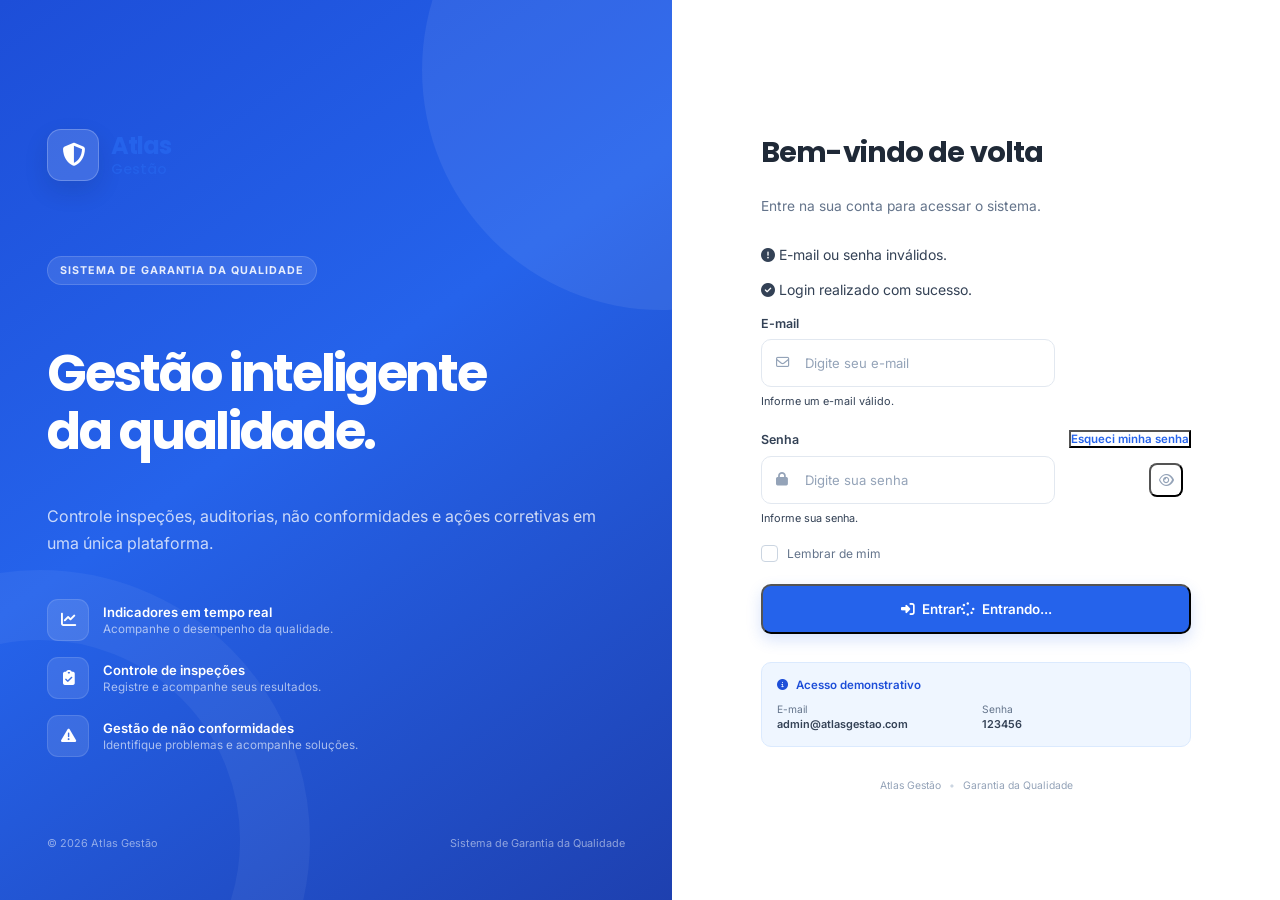
<file: index.html>
<!DOCTYPE html>
<html lang="pt-BR">
<head>
    <meta charset="UTF-8">

    <meta
        name="viewport"
        content="width=device-width, initial-scale=1.0"
    >

    <meta
        name="description"
        content="Atlas Gestão - Sistema de Gestão da Garantia da Qualidade"
    >

    <meta
        name="author"
        content="Atlas Gestão"
    >

    <title>Atlas Gestão | Login</title>

    <!-- Google Fonts -->
    <link rel="preconnect" href="https://fonts.googleapis.com">
    <link rel="preconnect" href="https://fonts.gstatic.com" crossorigin>

    <link
        href="https://fonts.googleapis.com/css2?family=Inter:wght@400;500;600;700&family=Poppins:wght@500;600;700&display=swap"
        rel="stylesheet"
    >

    <!-- Font Awesome -->
    <link
        rel="stylesheet"
        href="https://cdnjs.cloudflare.com/ajax/libs/font-awesome/6.5.2/css/all.min.css"
    >

    <!-- CSS principal -->
    <link rel="stylesheet" href="css/style.css">

    <!-- CSS específico do login -->
    <link rel="stylesheet" href="css/login.css">
</head>

<body class="login-page">

    <!-- =====================================================
         ÁREA PRINCIPAL DO LOGIN
    ====================================================== -->

    <main class="login-container">

        <!-- =================================================
             LADO ESQUERDO
        ================================================== -->

        <section class="login-brand">

            <div class="brand-content">

                <!-- Logo -->
                <div class="brand-logo">

                    <div class="logo-symbol">
                        <i class="fa-solid fa-shield-halved"></i>
                    </div>

                    <div class="logo-text">
                        <span class="logo-name">
                            Atlas
                        </span>

                        <span class="logo-name logo-name-secondary">
                            Gestão
                        </span>
                    </div>

                </div>

                <!-- Texto principal -->

                <div class="brand-message">

                    <span class="brand-label">
                        SISTEMA DE GARANTIA DA QUALIDADE
                    </span>

                    <h1>
                        Gestão inteligente
                        <br>
                        da qualidade.
                    </h1>

                    <p>
                        Controle inspeções, auditorias,
                        não conformidades e ações corretivas
                        em uma única plataforma.
                    </p>

                </div>

                <!-- Recursos -->

                <div class="brand-features">

                    <div class="brand-feature">

                        <div class="feature-icon">
                            <i class="fa-solid fa-chart-line"></i>
                        </div>

                        <div>
                            <strong>
                                Indicadores em tempo real
                            </strong>

                            <span>
                                Acompanhe o desempenho da qualidade.
                            </span>
                        </div>

                    </div>

                    <div class="brand-feature">

                        <div class="feature-icon">
                            <i class="fa-solid fa-clipboard-check"></i>
                        </div>

                        <div>
                            <strong>
                                Controle de inspeções
                            </strong>

                            <span>
                                Registre e acompanhe seus resultados.
                            </span>
                        </div>

                    </div>

                    <div class="brand-feature">

                        <div class="feature-icon">
                            <i class="fa-solid fa-triangle-exclamation"></i>
                        </div>

                        <div>
                            <strong>
                                Gestão de não conformidades
                            </strong>

                            <span>
                                Identifique problemas e acompanhe soluções.
                            </span>
                        </div>

                    </div>

                </div>

            </div>

            <!-- Rodapé esquerdo -->

            <div class="brand-footer">

                <span>
                    © <span id="currentYear"></span> Atlas Gestão
                </span>

                <span>
                    Sistema de Garantia da Qualidade
                </span>

            </div>

        </section>


        <!-- =================================================
             LADO DIREITO - FORMULÁRIO
        ================================================== -->

        <section class="login-form-section">

            <div class="login-form-wrapper">

                <!-- Cabeçalho -->

                <div class="login-header">

                    <div class="mobile-logo">

                        <div class="mobile-logo-symbol">
                            <i class="fa-solid fa-shield-halved"></i>
                        </div>

                        <span>
                            Atlas Gestão
                        </span>

                    </div>

                    <h2>
                        Bem-vindo de volta
                    </h2>

                    <p>
                        Entre na sua conta para acessar o sistema.
                    </p>

                </div>


                <!-- =================================================
                     MENSAGEM DE ERRO
                ================================================== -->

                <div
                    id="loginError"
                    class="form-alert form-alert-error hidden"
                    role="alert"
                    aria-live="polite"
                >

                    <i class="fa-solid fa-circle-exclamation"></i>

                    <span id="loginErrorMessage">
                        E-mail ou senha inválidos.
                    </span>

                </div>


                <!-- =================================================
                     MENSAGEM DE SUCESSO
                ================================================== -->

                <div
                    id="loginSuccess"
                    class="form-alert form-alert-success hidden"
                    role="status"
                    aria-live="polite"
                >

                    <i class="fa-solid fa-circle-check"></i>

                    <span id="loginSuccessMessage">
                        Login realizado com sucesso.
                    </span>

                </div>


                <!-- =================================================
                     FORMULÁRIO
                ================================================== -->

                <form
                    id="loginForm"
                    class="login-form"
                    novalidate
                >

                    <!-- E-mail -->

                    <div class="form-group">

                        <label for="email">
                            E-mail
                        </label>

                        <div class="input-wrapper">

                            <i class="fa-regular fa-envelope input-icon"></i>

                            <input
                                type="email"
                                id="email"
                                name="email"
                                placeholder="Digite seu e-mail"
                                autocomplete="email"
                                required
                            >

                        </div>

                        <small
                            id="emailError"
                            class="field-error hidden"
                        >
                            Informe um e-mail válido.
                        </small>

                    </div>


                    <!-- Senha -->

                    <div class="form-group">

                        <div class="label-row">

                            <label for="password">
                                Senha
                            </label>

                            <button
                                type="button"
                                id="forgotPasswordButton"
                                class="forgot-password"
                            >
                                Esqueci minha senha
                            </button>

                        </div>

                        <div class="input-wrapper">

                            <i class="fa-solid fa-lock input-icon"></i>

                            <input
                                type="password"
                                id="password"
                                name="password"
                                placeholder="Digite sua senha"
                                autocomplete="current-password"
                                required
                            >

                            <button
                                type="button"
                                id="togglePassword"
                                class="password-toggle"
                                aria-label="Mostrar senha"
                                title="Mostrar senha"
                            >
                                <i
                                    id="passwordIcon"
                                    class="fa-regular fa-eye"
                                ></i>
                            </button>

                        </div>

                        <small
                            id="passwordError"
                            class="field-error hidden"
                        >
                            Informe sua senha.
                        </small>

                    </div>


                    <!-- Lembrar login -->

                    <div class="login-options">

                        <label class="checkbox-label">

                            <input
                                type="checkbox"
                                id="rememberMe"
                                name="rememberMe"
                            >

                            <span class="custom-checkbox">
                                <i class="fa-solid fa-check"></i>
                            </span>

                            <span>
                                Lembrar de mim
                            </span>

                        </label>

                    </div>


                    <!-- Botão -->

                    <button
                        type="submit"
                        id="loginButton"
                        class="login-button"
                    >

                        <span
                            id="loginButtonText"
                            class="button-content"
                        >

                            <i class="fa-solid fa-right-to-bracket"></i>

                            Entrar

                        </span>

                        <span
                            id="loginLoading"
                            class="button-loading hidden"
                        >

                            <i class="fa-solid fa-spinner fa-spin"></i>

                            Entrando...

                        </span>

                    </button>

                </form>


                <!-- =================================================
                     INFORMAÇÕES DE ACESSO DEMONSTRATIVO
                ================================================== -->

                <div class="demo-access">

                    <div class="demo-access-header">

                        <i class="fa-solid fa-circle-info"></i>

                        <span>
                            Acesso demonstrativo
                        </span>

                    </div>

                    <div class="demo-access-data">

                        <div>

                            <span>
                                E-mail
                            </span>

                            <strong>
                                admin@atlasgestao.com
                            </strong>

                        </div>

                        <div>

                            <span>
                                Senha
                            </span>

                            <strong>
                                123456
                            </strong>

                        </div>

                    </div>

                </div>


                <!-- =================================================
                     RODAPÉ
                ================================================== -->

                <div class="login-footer">

                    <span>
                        Atlas Gestão
                    </span>

                    <span class="footer-separator">
                        •
                    </span>

                    <span>
                        Garantia da Qualidade
                    </span>

                </div>

            </div>

        </section>

    </main>


    <!-- =====================================================
         MODAL - RECUPERAR SENHA
    ====================================================== -->

    <div
        id="forgotPasswordModal"
        class="modal-overlay hidden"
        aria-hidden="true"
    >

        <div
            class="modal"
            role="dialog"
            aria-modal="true"
            aria-labelledby="forgotPasswordTitle"
        >

            <div class="modal-header">

                <div class="modal-title-wrapper">

                    <div class="modal-icon">
                        <i class="fa-solid fa-key"></i>
                    </div>

                    <div>

                        <h3 id="forgotPasswordTitle">
                            Recuperar senha
                        </h3>

                        <p>
                            Informe seu e-mail para continuar.
                        </p>

                    </div>

                </div>

                <button
                    type="button"
                    id="closeForgotPassword"
                    class="modal-close"
                    aria-label="Fechar"
                >
                    <i class="fa-solid fa-xmark"></i>
                </button>

            </div>


            <form id="forgotPasswordForm">

                <div class="modal-body">

                    <div class="form-group">

                        <label for="recoveryEmail">
                            E-mail
                        </label>

                        <div class="input-wrapper">

                            <i class="fa-regular fa-envelope input-icon"></i>

                            <input
                                type="email"
                                id="recoveryEmail"
                                placeholder="Digite seu e-mail"
                                required
                            >

                        </div>

                    </div>

                    <div
                        id="recoveryMessage"
                        class="form-alert hidden"
                    >
                    </div>

                </div>

                <div class="modal-footer">

                    <button
                        type="button"
                        id="cancelRecovery"
                        class="button button-secondary"
                    >
                        Cancelar
                    </button>

                    <button
                        type="submit"
                        class="button button-primary"
                    >

                        <i class="fa-solid fa-paper-plane"></i>

                        Continuar

                    </button>

                </div>

            </form>

        </div>

    </div>


    <!-- =====================================================
         JAVASCRIPT
    ====================================================== -->

    <script>
        /*
         * Atualiza o ano automaticamente.
         */
        document.addEventListener("DOMContentLoaded", function () {

            const yearElement =
                document.getElementById("currentYear");

            if (yearElement) {
                yearElement.textContent =
                    new Date().getFullYear();
            }

        });
    </script>

    <!-- Sistema de autenticação -->
    <script src="js/auth.js"></script>

</body>
</html>
</file>
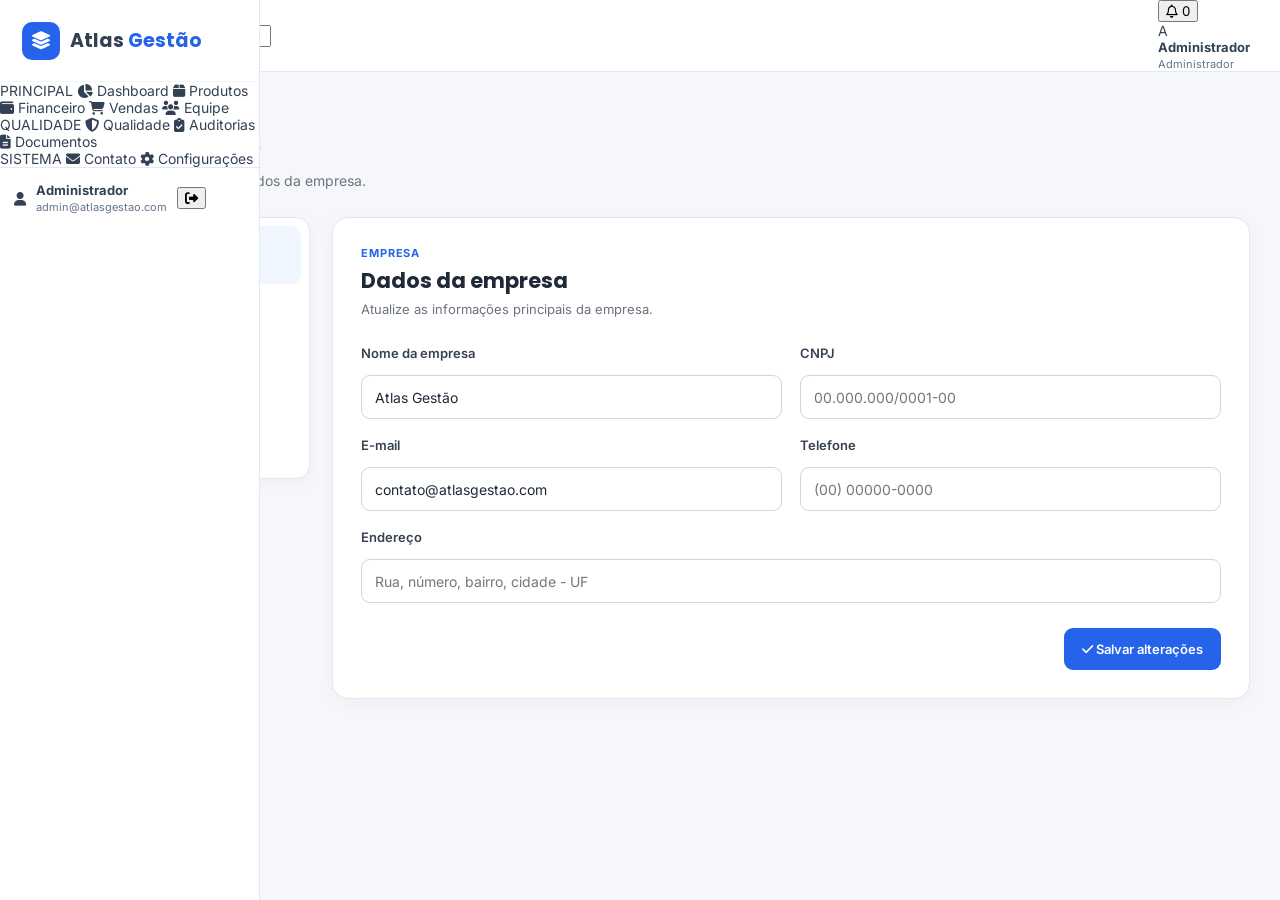
<file: configuracoes.html>
<!DOCTYPE html>
<html lang="pt-BR">
<head>

    <meta charset="UTF-8">

    <meta name="viewport" content="width=device-width, initial-scale=1.0">

    <title>Configurações | Atlas Gestão</title>

    <link rel="preconnect" href="https://fonts.googleapis.com">
    <link rel="preconnect" href="https://fonts.gstatic.com" crossorigin>

    <link
        href="https://fonts.googleapis.com/css2?family=Inter:wght@400;500;600;700&family=Poppins:wght@500;600;700&display=swap"
        rel="stylesheet"
    >

    <link rel="stylesheet" href="css/style.css">
    <link rel="stylesheet" href="css/configuracoes.css">

    <link
        rel="stylesheet"
        href="https://cdnjs.cloudflare.com/ajax/libs/font-awesome/6.5.2/css/all.min.css"
    >

</head>

<body>

<div class="app-container">

    <!-- MENU -->
    <aside class="sidebar" id="sidebar">

        <div class="sidebar-logo">

            <div class="logo-icon">
                <i class="fa-solid fa-layer-group"></i>
            </div>

            <div>
                <h2>Atlas Gestão</h2>
                <span>Gestão inteligente</span>
            </div>

        </div>


        <nav class="sidebar-menu">

            <a href="dashboard.html">
                <i class="fa-solid fa-chart-line"></i>
                <span>Dashboard</span>
            </a>

            <a href="produtos.html">
                <i class="fa-solid fa-box"></i>
                <span>Produtos</span>
            </a>

            <a href="financeiro.html">
                <i class="fa-solid fa-wallet"></i>
                <span>Financeiro</span>
            </a>

            <a href="vendas.html">
                <i class="fa-solid fa-cart-shopping"></i>
                <span>Vendas</span>
            </a>

            <a href="equipe.html">
                <i class="fa-solid fa-users"></i>
                <span>Equipe</span>
            </a>

            <a href="qualidade.html">
                <i class="fa-solid fa-shield-halved"></i>
                <span>Garantia da Qualidade</span>
            </a>

            <a href="contato.html">
                <i class="fa-solid fa-envelope"></i>
                <span>Contato</span>
            </a>

            <a href="configuracoes.html" class="active">
                <i class="fa-solid fa-gear"></i>
                <span>Configurações</span>
            </a>

        </nav>


        <div class="sidebar-bottom">

            <div class="system-status">

                <span class="status-dot"></span>

                <span>Sistema operacional</span>

            </div>


            <button class="logout-button" id="logoutButton">

                <i class="fa-solid fa-right-from-bracket"></i>

                Sair

            </button>

        </div>

    </aside>


    <!-- CONTEÚDO -->
    <main class="main-content">

        <!-- TOPBAR -->
        <header class="topbar">

            <button class="mobile-menu" id="mobileMenu">

                <i class="fa-solid fa-bars"></i>

            </button>


            <div class="topbar-search">

                <i class="fa-solid fa-magnifying-glass"></i>

                <input
                    type="text"
                    placeholder="Pesquisar..."
                    id="globalSearch"
                >

            </div>


            <div class="topbar-actions">

                <button class="notification-button">

                    <i class="fa-regular fa-bell"></i>

                    <span class="notification-badge">0</span>

                </button>


                <div class="user-profile">

                    <div class="user-avatar">
                        A
                    </div>

                    <div class="user-info">

                        <strong id="userName">
                            Administrador
                        </strong>

                        <span>
                            Administrador
                        </span>

                    </div>

                </div>

            </div>

        </header>


        <!-- PÁGINA -->
        <section class="page-content">

            <div class="page-header">

                <div>

                    <span class="page-label">
                        SISTEMA
                    </span>

                    <h1>
                        Configurações
                    </h1>

                    <p>
                        Personalize o Atlas Gestão e os dados da empresa.
                    </p>

                </div>

            </div>


            <div class="settings-layout">


                <!-- MENU DE CONFIGURAÇÕES -->
                <aside class="settings-menu">

                    <button
                        class="settings-menu-item active"
                        data-section="empresa"
                    >
                        <i class="fa-solid fa-building"></i>

                        <div>
                            <strong>Dados da empresa</strong>
                            <span>Informações gerais</span>
                        </div>

                    </button>


                    <button
                        class="settings-menu-item"
                        data-section="perfil"
                    >
                        <i class="fa-solid fa-user"></i>

                        <div>
                            <strong>Meu perfil</strong>
                            <span>Dados do usuário</span>
                        </div>

                    </button>


                    <button
                        class="settings-menu-item"
                        data-section="aparencia"
                    >
                        <i class="fa-solid fa-palette"></i>

                        <div>
                            <strong>Aparência</strong>
                            <span>Tema do sistema</span>
                        </div>

                    </button>


                    <button
                        class="settings-menu-item"
                        data-section="sistema"
                    >
                        <i class="fa-solid fa-sliders"></i>

                        <div>
                            <strong>Sistema</strong>
                            <span>Preferências</span>
                        </div>

                    </button>

                </aside>


                <!-- CONTEÚDO -->
                <div class="settings-content">


                    <!-- EMPRESA -->
                    <section
                        class="settings-section active"
                        id="section-empresa"
                    >

                        <div class="section-header">

                            <div>
                                <span class="page-label">
                                    EMPRESA
                                </span>

                                <h2>
                                    Dados da empresa
                                </h2>

                                <p>
                                    Atualize as informações principais
                                    da empresa.
                                </p>
                            </div>

                        </div>


                        <form id="companyForm">

                            <div class="form-grid">

                                <div class="form-group">

                                    <label>
                                        Nome da empresa
                                    </label>

                                    <input
                                        type="text"
                                        id="companyName"
                                        value="Atlas Gestão"
                                    >

                                </div>


                                <div class="form-group">

                                    <label>
                                        CNPJ
                                    </label>

                                    <input
                                        type="text"
                                        id="companyCnpj"
                                        placeholder="00.000.000/0001-00"
                                    >

                                </div>


                                <div class="form-group">

                                    <label>
                                        E-mail
                                    </label>

                                    <input
                                        type="email"
                                        id="companyEmail"
                                        value="contato@atlasgestao.com"
                                    >

                                </div>


                                <div class="form-group">

                                    <label>
                                        Telefone
                                    </label>

                                    <input
                                        type="text"
                                        id="companyPhone"
                                        placeholder="(00) 00000-0000"
                                    >

                                </div>


                                <div class="form-group full">

                                    <label>
                                        Endereço
                                    </label>

                                    <input
                                        type="text"
                                        id="companyAddress"
                                        placeholder="Rua, número, bairro, cidade - UF"
                                    >

                                </div>

                            </div>


                            <div class="form-actions">

                                <button
                                    type="submit"
                                    class="btn-primary"
                                >
                                    <i class="fa-solid fa-check"></i>
                                    Salvar alterações
                                </button>

                            </div>

                        </form>

                    </section>


                    <!-- PERFIL -->
                    <section
                        class="settings-section"
                        id="section-perfil"
                    >

                        <div class="section-header">

                            <span class="page-label">
                                USUÁRIO
                            </span>

                            <h2>
                                Meu perfil
                            </h2>

                            <p>
                                Gerencie suas informações de acesso.
                            </p>

                        </div>


                        <form id="profileForm">

                            <div class="profile-preview">

                                <div class="large-avatar">
                                    A
                                </div>

                                <div>
                                    <strong id="profileDisplayName">
                                        Administrador
                                    </strong>

                                    <span>
                                        Administrador do sistema
                                    </span>
                                </div>

                            </div>


                            <div class="form-grid">

                                <div class="form-group">

                                    <label>
                                        Nome
                                    </label>

                                    <input
                                        type="text"
                                        id="profileName"
                                        value="Administrador"
                                    >

                                </div>


                                <div class="form-group">

                                    <label>
                                        E-mail
                                    </label>

                                    <input
                                        type="email"
                                        id="profileEmail"
                                        value="admin@atlasgestao.com"
                                    >

                                </div>


                                <div class="form-group">

                                    <label>
                                        Cargo
                                    </label>

                                    <input
                                        type="text"
                                        value="Administrador"
                                        disabled
                                    >

                                </div>

                            </div>


                            <div class="form-actions">

                                <button
                                    type="submit"
                                    class="btn-primary"
                                >
                                    <i class="fa-solid fa-check"></i>
                                    Salvar perfil
                                </button>

                            </div>

                        </form>

                    </section>


                    <!-- APARÊNCIA -->
                    <section
                        class="settings-section"
                        id="section-aparencia"
                    >

                        <div class="section-header">

                            <span class="page-label">
                                PERSONALIZAÇÃO
                            </span>

                            <h2>
                                Aparência
                            </h2>

                            <p>
                                Escolha como o Atlas Gestão será exibido.
                            </p>

                        </div>


                        <div class="appearance-options">

                            <label class="theme-option">

                                <input
                                    type="radio"
                                    name="theme"
                                    value="light"
                                    checked
                                >

                                <div class="theme-preview light-preview">

                                    <div class="preview-top"></div>

                                    <div class="preview-body">

                                        <div class="preview-side"></div>

                                        <div class="preview-content"></div>

                                    </div>

                                </div>

                                <strong>
                                    Tema claro
                                </strong>

                                <span>
                                    Visual padrão
                                </span>

                            </label>


                            <label class="theme-option">

                                <input
                                    type="radio"
                                    name="theme"
                                    value="dark"
                                >

                                <div class="theme-preview dark-preview">

                                    <div class="preview-top"></div>

                                    <div class="preview-body">

                                        <div class="preview-side"></div>

                                        <div class="preview-content"></div>

                                    </div>

                                </div>

                                <strong>
                                    Tema escuro
                                </strong>

                                <span>
                                    Mais confortável à noite
                                </span>

                            </label>

                        </div>

                    </section>


                    <!-- SISTEMA -->
                    <section
                        class="settings-section"
                        id="section-sistema"
                    >

                        <div class="section-header">

                            <span class="page-label">
                                SISTEMA
                            </span>

                            <h2>
                                Preferências
                            </h2>

                            <p>
                                Configure recursos do sistema.
                            </p>

                        </div>


                        <div class="system-options">


                            <div class="system-option">

                                <div class="system-option-icon">
                                    <i class="fa-solid fa-bell"></i>
                                </div>

                                <div class="system-option-info">

                                    <strong>
                                        Notificações
                                    </strong>

                                    <span>
                                        Receber alertas do sistema
                                    </span>

                                </div>

                                <label class="switch">

                                    <input
                                        type="checkbox"
                                        id="notificationsToggle"
                                        checked
                                    >

                                    <span class="slider"></span>

                                </label>

                            </div>


                            <div class="system-option">

                                <div class="system-option-icon">
                                    <i class="fa-solid fa-box"></i>
                                </div>

                                <div class="system-option-info">

                                    <strong>
                                        Estoque baixo
                                    </strong>

                                    <span>
                                        Alertar quando o estoque estiver baixo
                                    </span>

                                </div>

                                <label class="switch">

                                    <input
                                        type="checkbox"
                                        id="stockToggle"
                                        checked
                                    >

                                    <span class="slider"></span>

                                </label>

                            </div>


                            <div class="system-option">

                                <div class="system-option-icon">
                                    <i class="fa-solid fa-shield-halved"></i>
                                </div>

                                <div class="system-option-info">

                                    <strong>
                                        Alertas de qualidade
                                    </strong>

                                    <span>
                                        Avisar sobre não conformidades
                                    </span>

                                </div>

                                <label class="switch">

                                    <input
                                        type="checkbox"
                                        id="qualityToggle"
                                        checked
                                    >

                                    <span class="slider"></span>

                                </label>

                            </div>

                        </div>


                        <div class="danger-zone">

                            <div>

                                <span class="page-label">
                                    ZONA DE SEGURANÇA
                                </span>

                                <h3>
                                    Dados locais
                                </h3>

                                <p>
                                    Remova os dados armazenados localmente
                                    neste navegador.
                                </p>

                            </div>


                            <button
                                class="btn-danger"
                                id="clearDataButton"
                            >
                                <i class="fa-solid fa-trash"></i>
                                Limpar dados
                            </button>

                        </div>

                    </section>

                </div>

            </div>

        </section>

    </main>

</div>


<script src="js/configuracoes.js"></script>
    
<script src="js/database.js"></script>
<script src="js/configuracoes.js"></script>
<script src="js/sidebar.js"></script>
    
</body>
</html>
</file>
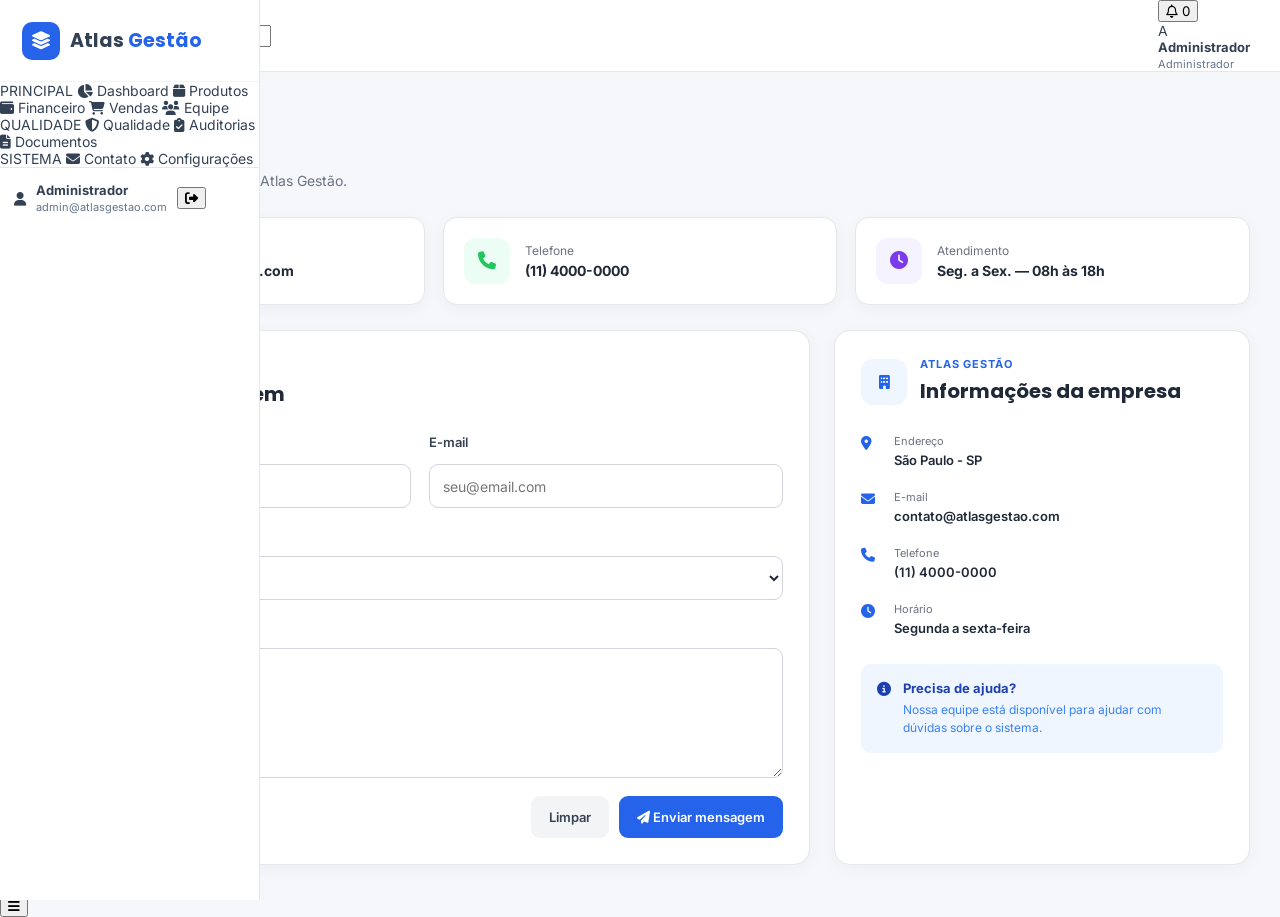
<file: contato.html>
<!DOCTYPE html>
<html lang="pt-BR">
<head>
    <meta charset="UTF-8">
    <meta name="viewport" content="width=device-width, initial-scale=1.0">

    <title>Contato | Atlas Gestão</title>

    <link rel="preconnect" href="https://fonts.googleapis.com">
    <link rel="preconnect" href="https://fonts.gstatic.com" crossorigin>
    <link href="https://fonts.googleapis.com/css2?family=Inter:wght@400;500;600;700&family=Poppins:wght@500;600;700&display=swap" rel="stylesheet">

    <link rel="stylesheet" href="css/style.css">
    <link rel="stylesheet" href="css/contato.css">

    <link rel="stylesheet" href="https://cdnjs.cloudflare.com/ajax/libs/font-awesome/6.5.2/css/all.min.css">
</head>

<body>

<div class="app-container">

    <!-- MENU LATERAL -->
    <aside class="sidebar" id="sidebar">

        <div class="sidebar-logo">
            <div class="logo-icon">
                <i class="fa-solid fa-layer-group"></i>
            </div>

            <div>
                <h2>Atlas Gestão</h2>
                <span>Gestão inteligente</span>
            </div>
        </div>

        <nav class="sidebar-menu">

            <a href="dashboard.html">
                <i class="fa-solid fa-chart-line"></i>
                <span>Dashboard</span>
            </a>

            <a href="produtos.html">
                <i class="fa-solid fa-box"></i>
                <span>Produtos</span>
            </a>

            <a href="financeiro.html">
                <i class="fa-solid fa-wallet"></i>
                <span>Financeiro</span>
            </a>

            <a href="vendas.html">
                <i class="fa-solid fa-cart-shopping"></i>
                <span>Vendas</span>
            </a>

            <a href="equipe.html">
                <i class="fa-solid fa-users"></i>
                <span>Equipe</span>
            </a>

            <a href="qualidade.html">
                <i class="fa-solid fa-shield-halved"></i>
                <span>Garantia da Qualidade</span>
            </a>

            <a href="contato.html" class="active">
                <i class="fa-solid fa-envelope"></i>
                <span>Contato</span>
            </a>

            <a href="configuracoes.html">
                <i class="fa-solid fa-gear"></i>
                <span>Configurações</span>
            </a>

        </nav>

        <div class="sidebar-bottom">

            <div class="system-status">
                <span class="status-dot"></span>
                <span>Sistema operacional</span>
            </div>

            <button class="logout-button" id="logoutButton">
                <i class="fa-solid fa-right-from-bracket"></i>
                Sair
            </button>

        </div>

    </aside>


    <!-- CONTEÚDO PRINCIPAL -->
    <main class="main-content">

        <!-- TOPO -->
        <header class="topbar">

            <button class="mobile-menu" id="mobileMenu">
                <i class="fa-solid fa-bars"></i>
            </button>

            <div class="topbar-search">
                <i class="fa-solid fa-magnifying-glass"></i>
                <input
                    type="text"
                    id="globalSearch"
                    placeholder="Pesquisar..."
                >
            </div>

            <div class="topbar-actions">

                <button class="notification-button">
                    <i class="fa-regular fa-bell"></i>
                    <span class="notification-badge">0</span>
                </button>

                <div class="user-profile">

                    <div class="user-avatar">
                        A
                    </div>

                    <div class="user-info">
                        <strong id="userName">Administrador</strong>
                        <span>Administrador</span>
                    </div>

                </div>

            </div>

        </header>


        <!-- PÁGINA -->
        <section class="page-content">

            <div class="page-header">

                <div>
                    <span class="page-label">ATENDIMENTO</span>

                    <h1>Contato</h1>

                    <p>
                        Entre em contato com a equipe do Atlas Gestão.
                    </p>
                </div>

            </div>


            <!-- CARDS DE CONTATO -->
            <div class="contact-cards">

                <div class="contact-card">

                    <div class="contact-icon blue">
                        <i class="fa-solid fa-envelope"></i>
                    </div>

                    <div>
                        <span>E-mail</span>
                        <strong>contato@atlasgestao.com</strong>
                    </div>

                </div>


                <div class="contact-card">

                    <div class="contact-icon green">
                        <i class="fa-solid fa-phone"></i>
                    </div>

                    <div>
                        <span>Telefone</span>
                        <strong>(11) 4000-0000</strong>
                    </div>

                </div>


                <div class="contact-card">

                    <div class="contact-icon purple">
                        <i class="fa-solid fa-clock"></i>
                    </div>

                    <div>
                        <span>Atendimento</span>
                        <strong>Seg. a Sex. — 08h às 18h</strong>
                    </div>

                </div>

            </div>


            <!-- ÁREA DE CONTATO -->
            <div class="contact-layout">

                <!-- FORMULÁRIO -->
                <div class="contact-form-card">

                    <div class="card-title">

                        <div>
                            <span class="page-label">FALE CONOSCO</span>
                            <h2>Envie uma mensagem</h2>
                        </div>

                    </div>


                    <form id="contactForm">

                        <div class="form-row">

                            <div class="form-group">
                                <label for="contactName">
                                    Nome
                                </label>

                                <input
                                    type="text"
                                    id="contactName"
                                    placeholder="Digite seu nome"
                                    required
                                >
                            </div>


                            <div class="form-group">
                                <label for="contactEmail">
                                    E-mail
                                </label>

                                <input
                                    type="email"
                                    id="contactEmail"
                                    placeholder="seu@email.com"
                                    required
                                >
                            </div>

                        </div>


                        <div class="form-group">

                            <label for="contactSubject">
                                Assunto
                            </label>

                            <select id="contactSubject" required>

                                <option value="">
                                    Selecione um assunto
                                </option>

                                <option value="duvida">
                                    Dúvida
                                </option>

                                <option value="suporte">
                                    Suporte
                                </option>

                                <option value="qualidade">
                                    Garantia da Qualidade
                                </option>

                                <option value="financeiro">
                                    Financeiro
                                </option>

                                <option value="sugestao">
                                    Sugestão
                                </option>

                                <option value="outro">
                                    Outro
                                </option>

                            </select>

                        </div>


                        <div class="form-group">

                            <label for="contactMessage">
                                Mensagem
                            </label>

                            <textarea
                                id="contactMessage"
                                rows="6"
                                placeholder="Digite sua mensagem..."
                                required
                            ></textarea>

                        </div>


                        <div class="form-actions">

                            <button
                                type="reset"
                                class="btn-secondary"
                            >
                                Limpar
                            </button>

                            <button
                                type="submit"
                                class="btn-primary"
                            >
                                <i class="fa-solid fa-paper-plane"></i>
                                Enviar mensagem
                            </button>

                        </div>

                    </form>

                </div>


                <!-- INFORMAÇÕES -->
                <div class="company-card">

                    <div class="company-card-header">

                        <div class="company-icon">
                            <i class="fa-solid fa-building"></i>
                        </div>

                        <div>
                            <span class="page-label">ATLAS GESTÃO</span>
                            <h2>Informações da empresa</h2>
                        </div>

                    </div>


                    <div class="company-info">

                        <div>
                            <i class="fa-solid fa-location-dot"></i>

                            <div>
                                <span>Endereço</span>
                                <strong>
                                    São Paulo - SP
                                </strong>
                            </div>
                        </div>


                        <div>
                            <i class="fa-solid fa-envelope"></i>

                            <div>
                                <span>E-mail</span>
                                <strong>
                                    contato@atlasgestao.com
                                </strong>
                            </div>
                        </div>


                        <div>
                            <i class="fa-solid fa-phone"></i>

                            <div>
                                <span>Telefone</span>
                                <strong>
                                    (11) 4000-0000
                                </strong>
                            </div>
                        </div>


                        <div>
                            <i class="fa-solid fa-clock"></i>

                            <div>
                                <span>Horário</span>
                                <strong>
                                    Segunda a sexta-feira
                                </strong>
                            </div>
                        </div>

                    </div>


                    <div class="support-box">

                        <i class="fa-solid fa-circle-info"></i>

                        <div>
                            <strong>Precisa de ajuda?</strong>

                            <p>
                                Nossa equipe está disponível para
                                ajudar com dúvidas sobre o sistema.
                            </p>
                        </div>

                    </div>

                </div>

            </div>

        </section>

    </main>

</div>

<script src="js/contato.js"></script>

<script src="js/database.js"></script>
<script src="js/contato.js"></script>
<script src="js/sidebar.js"></script>
    
</body>
</html>
</file>
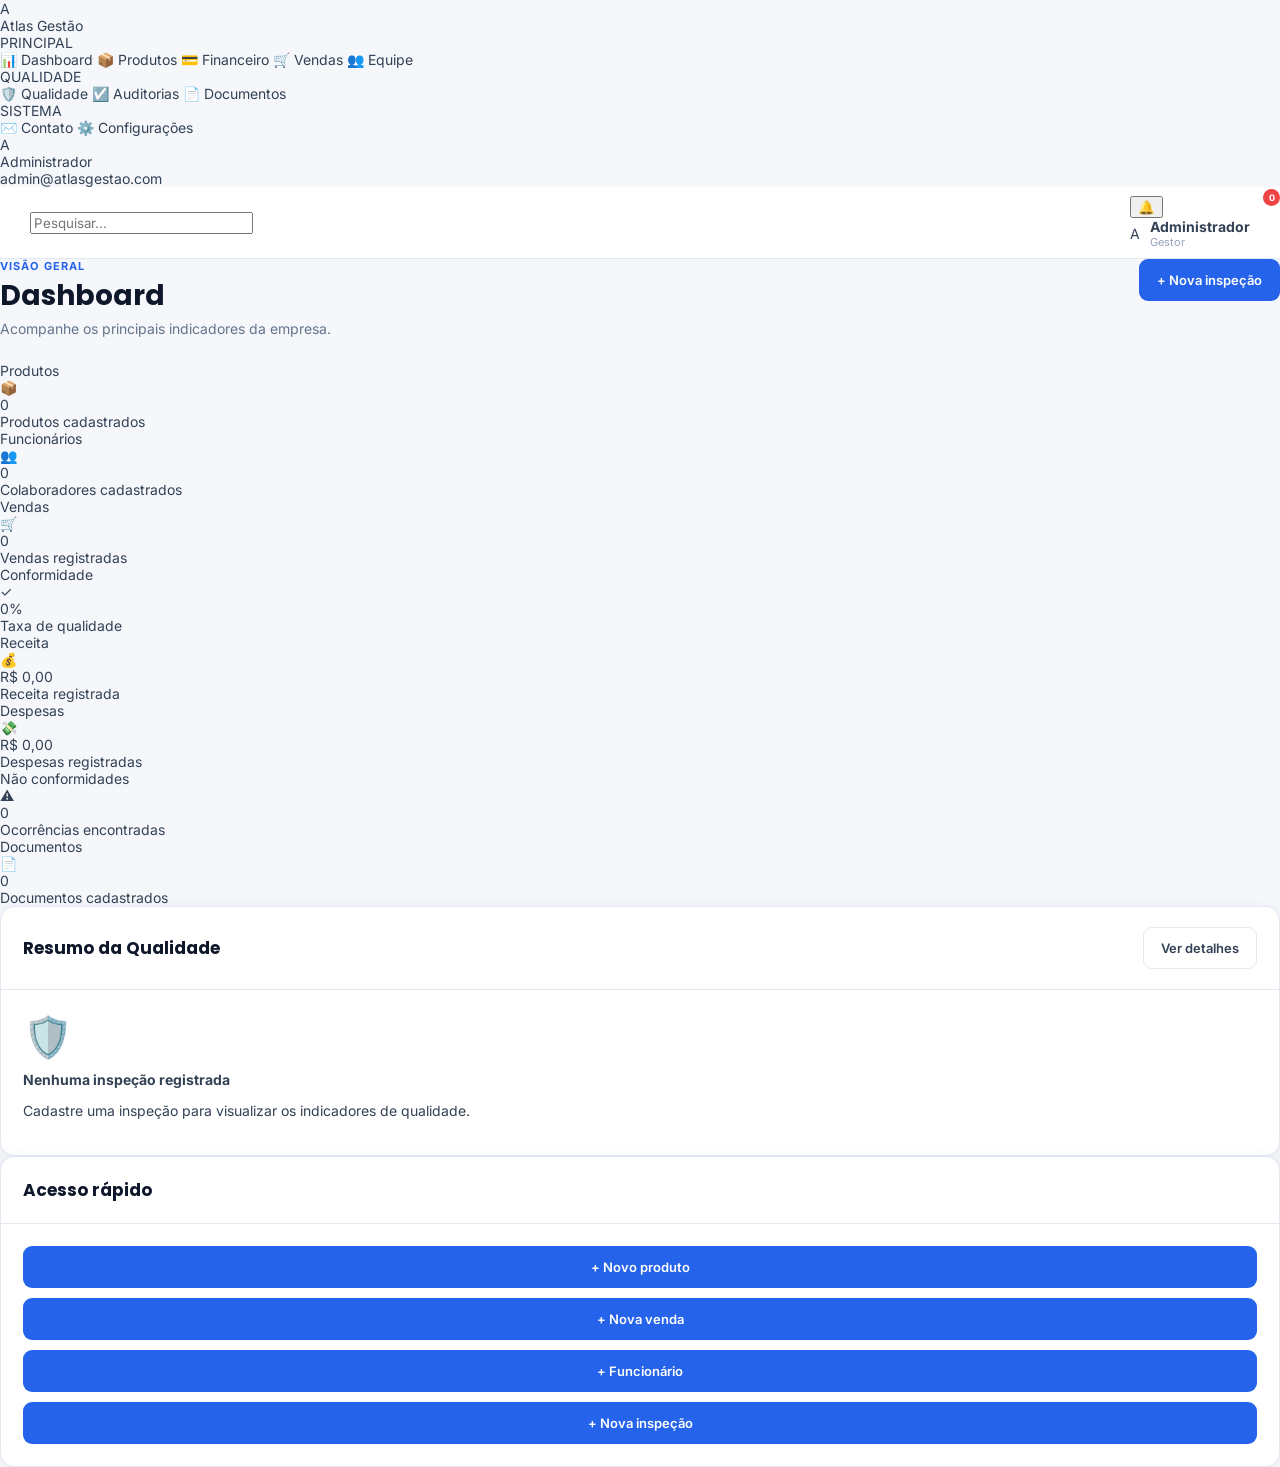
<file: dashboard.html>
<!DOCTYPE html>
<html lang="pt-BR">

<head>

    <meta charset="UTF-8">

    <meta
        name="viewport"
        content="width=device-width, initial-scale=1.0"
    >

    <title>Dashboard | Atlas Gestão</title>

    <link
        rel="stylesheet"
        href="css/style.css"
    >

</head>

<body>

<div id="sidebar-container"></div>

<div class="atlas-main">

    <div id="topbar-container"></div>

    <main class="page-content">

        <div class="page-header">

            <div>

                <div class="page-kicker">
                    VISÃO GERAL
                </div>

                <h1 class="page-title">
                    Dashboard
                </h1>

                <p class="page-description">
                    Acompanhe os principais indicadores da empresa.
                </p>

            </div>

            <button
                class="btn btn-primary"
                onclick="window.location.href='qualidade.html'"
            >
                + Nova inspeção
            </button>

        </div>


        <section class="stats-grid">

            <div class="stat-card">

                <div class="stat-top">

                    <span>
                        Produtos
                    </span>

                    <div class="stat-icon">
                        📦
                    </div>

                </div>

                <div
                    class="stat-value"
                    id="totalProdutos"
                >
                    0
                </div>

                <div class="stat-label">
                    Produtos cadastrados
                </div>

            </div>


            <div class="stat-card">

                <div class="stat-top">

                    <span>
                        Funcionários
                    </span>

                    <div class="stat-icon">
                        👥
                    </div>

                </div>

                <div
                    class="stat-value"
                    id="totalEquipe"
                >
                    0
                </div>

                <div class="stat-label">
                    Colaboradores cadastrados
                </div>

            </div>


            <div class="stat-card">

                <div class="stat-top">

                    <span>
                        Vendas
                    </span>

                    <div class="stat-icon">
                        🛒
                    </div>

                </div>

                <div
                    class="stat-value"
                    id="totalVendas"
                >
                    0
                </div>

                <div class="stat-label">
                    Vendas registradas
                </div>

            </div>


            <div class="stat-card">

                <div class="stat-top">

                    <span>
                        Conformidade
                    </span>

                    <div class="stat-icon">
                        ✓
                    </div>

                </div>

                <div
                    class="stat-value"
                    id="taxaConformidade"
                >
                    0%
                </div>

                <div class="stat-label">
                    Taxa de qualidade
                </div>

            </div>

        </section>


        <section class="stats-grid">

            <div class="stat-card">

                <div class="stat-top">

                    <span>
                        Receita
                    </span>

                    <div class="stat-icon">
                        💰
                    </div>

                </div>

                <div
                    class="stat-value"
                    id="receitaTotal"
                >
                    R$ 0,00
                </div>

                <div class="stat-label">
                    Receita registrada
                </div>

            </div>


            <div class="stat-card">

                <div class="stat-top">

                    <span>
                        Despesas
                    </span>

                    <div class="stat-icon">
                        💸
                    </div>

                </div>

                <div
                    class="stat-value"
                    id="despesaTotal"
                >
                    R$ 0,00
                </div>

                <div class="stat-label">
                    Despesas registradas
                </div>

            </div>


            <div class="stat-card">

                <div class="stat-top">

                    <span>
                        Não conformidades
                    </span>

                    <div class="stat-icon">
                        ⚠️
                    </div>

                </div>

                <div
                    class="stat-value"
                    id="naoConformidades"
                >
                    0
                </div>

                <div class="stat-label">
                    Ocorrências encontradas
                </div>

            </div>


            <div class="stat-card">

                <div class="stat-top">

                    <span>
                        Documentos
                    </span>

                    <div class="stat-icon">
                        📄
                    </div>

                </div>

                <div
                    class="stat-value"
                    id="totalDocumentos"
                >
                    0
                </div>

                <div class="stat-label">
                    Documentos cadastrados
                </div>

            </div>

        </section>


        <div class="dashboard-grid">

            <section class="card">

                <div class="card-header">

                    <h2 class="card-title">
                        Resumo da Qualidade
                    </h2>

                    <a
                        href="qualidade.html"
                        class="btn btn-secondary"
                    >
                        Ver detalhes
                    </a>

                </div>

                <div class="card-body">

                    <div
                        id="qualitySummary"
                        class="chart-area"
                    ></div>

                </div>

            </section>


            <section class="card">

                <div class="card-header">

                    <h2 class="card-title">
                        Acesso rápido
                    </h2>

                </div>

                <div class="card-body">

                    <div
                        style="
                        display:grid;
                        gap:10px;
                        "
                    >

                        <a
                            class="btn btn-primary"
                            href="produtos.html"
                        >
                            + Novo produto
                        </a>

                        <a
                            class="btn btn-primary"
                            href="vendas.html"
                        >
                            + Nova venda
                        </a>

                        <a
                            class="btn btn-primary"
                            href="equipe.html"
                        >
                            + Funcionário
                        </a>

                        <a
                            class="btn btn-primary"
                            href="qualidade.html"
                        >
                            + Nova inspeção
                        </a>

                    </div>

                </div>

            </section>

        </div>

    </main>

</div>


<script src="js/database.js"></script>

<script src="js/app.js"></script>

<script src="js/dashboard.js"></script>

</body>

</html>
</file>
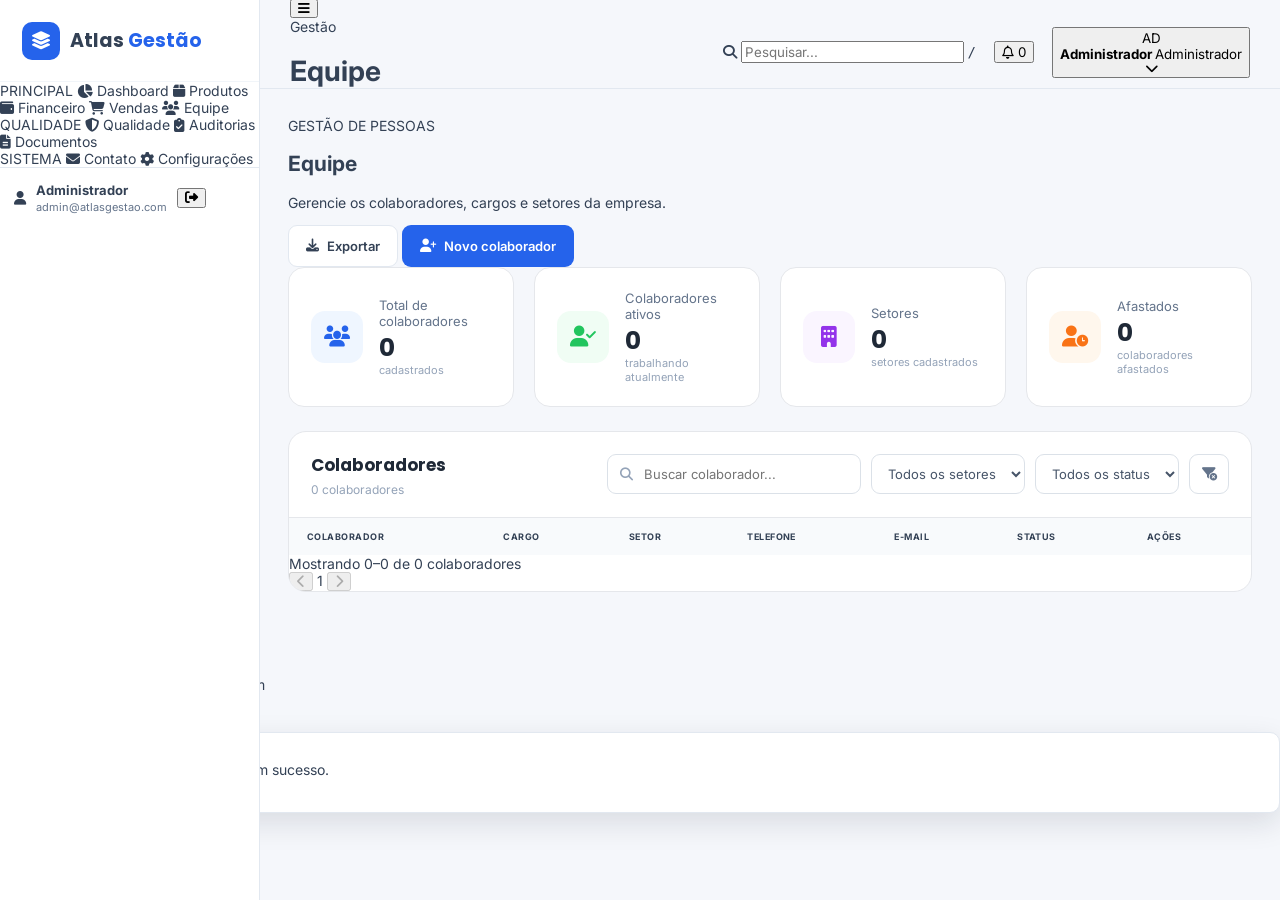
<file: equipe.html>
```html
<!DOCTYPE html>
<html lang="pt-BR">

<head>

    <meta charset="UTF-8">

    <meta
        name="viewport"
        content="width=device-width, initial-scale=1.0"
    >

    <meta
        name="description"
        content="Atlas Gestão - Gestão inteligente para empresas modernas"
    >

    <title>Equipe | Atlas Gestão</title>


    <!-- Google Fonts -->

    <link rel="preconnect" href="https://fonts.googleapis.com">

    <link
        rel="preconnect"
        href="https://fonts.gstatic.com"
        crossorigin
    >

    <link
        href="https://fonts.googleapis.com/css2?family=Inter:wght@400;500;600;700&family=Poppins:wght@400;500;600;700&display=swap"
        rel="stylesheet"
    >


    <!-- Font Awesome -->

    <link
        rel="stylesheet"
        href="https://cdnjs.cloudflare.com/ajax/libs/font-awesome/6.5.2/css/all.min.css"
    >


    <!-- CSS global -->

    <link
        rel="stylesheet"
        href="css/style.css"
    >


    <!-- CSS da página -->

    <link
        rel="stylesheet"
        href="css/equipe.css"
    >

</head>


<body>


<!-- =====================================================
     SIDEBAR
     ===================================================== -->

<aside
    class="sidebar"
    id="sidebar"
>


    <!-- LOGO -->

    <div class="sidebar-header">

        <a
            href="dashboard.html"
            class="brand"
        >

            <div class="brand-icon">

                <i class="fa-solid fa-mountain"></i>

            </div>


            <div class="brand-text">

                <strong>
                    Atlas
                </strong>

                <span>
                    Gestão
                </span>

            </div>

        </a>


        <button
            type="button"
            class="sidebar-close"
            id="sidebarClose"
            aria-label="Fechar menu"
        >

            <i class="fa-solid fa-xmark"></i>

        </button>

    </div>


    <!-- MENU -->

    <nav class="sidebar-nav">


        <span class="nav-section-title">
            PRINCIPAL
        </span>


        <a
            href="dashboard.html"
            class="nav-link"
        >

            <i class="fa-solid fa-chart-pie"></i>

            <span>
                Dashboard
            </span>

        </a>


        <a
            href="produtos.html"
            class="nav-link"
        >

            <i class="fa-solid fa-box"></i>

            <span>
                Produtos
            </span>

        </a>


        <a
            href="financeiro.html"
            class="nav-link"
        >

            <i class="fa-solid fa-wallet"></i>

            <span>
                Financeiro
            </span>

        </a>


        <a
            href="vendas.html"
            class="nav-link"
        >

            <i class="fa-solid fa-cart-shopping"></i>

            <span>
                Vendas
            </span>

        </a>


        <span class="nav-section-title">
            GESTÃO
        </span>


        <a
            href="equipe.html"
            class="nav-link active"
        >

            <i class="fa-solid fa-users"></i>

            <span>
                Equipe
            </span>

        </a>


        <a
            href="qualidade.html"
            class="nav-link"
        >

            <i class="fa-solid fa-circle-check"></i>

            <span>
                Qualidade
            </span>

        </a>


        <a
            href="contato.html"
            class="nav-link"
        >

            <i class="fa-solid fa-headset"></i>

            <span>
                Contato
            </span>

        </a>


        <span class="nav-section-title">
            SISTEMA
        </span>


        <a
            href="configuracoes.html"
            class="nav-link"
        >

            <i class="fa-solid fa-gear"></i>

            <span>
                Configurações
            </span>

        </a>


    </nav>


    <!-- USUÁRIO -->

    <div class="sidebar-user">


        <div
            class="sidebar-user-avatar"
            id="sidebarUserAvatar"
        >
            AD
        </div>


        <div class="sidebar-user-info">

            <strong id="sidebarUserName">
                Administrador
            </strong>

            <span id="sidebarUserRole">
                Administrador
            </span>

        </div>


        <button
            type="button"
            class="sidebar-user-menu"
            id="profileButton"
            aria-label="Menu do usuário"
        >

            <i class="fa-solid fa-ellipsis-vertical"></i>

        </button>


    </div>

</aside>


<!-- Overlay para celular -->

<div
    class="sidebar-overlay"
    id="sidebarOverlay"
></div>


<!-- =====================================================
     CONTEÚDO PRINCIPAL
     ===================================================== -->

<main class="main-content">


    <!-- =================================================
         TOPBAR
         ================================================= -->

    <header class="topbar">


        <div class="topbar-left">


            <button
                type="button"
                class="sidebar-toggle"
                id="sidebarToggle"
                aria-label="Abrir menu"
            >

                <i class="fa-solid fa-bars"></i>

            </button>


            <div class="page-heading">

                <span class="breadcrumb">
                    Gestão
                </span>

                <h1>
                    Equipe
                </h1>

            </div>


        </div>


        <div class="topbar-right">


            <!-- Pesquisa global -->

            <div class="global-search">

                <i class="fa-solid fa-magnifying-glass"></i>

                <input
                    type="search"
                    id="globalSearchInput"
                    placeholder="Pesquisar..."
                    autocomplete="off"
                >

                <kbd>
                    /
                </kbd>

            </div>


            <!-- Notificações -->

            <button
                type="button"
                class="topbar-icon-button"
                id="notificationButton"
                aria-label="Notificações"
            >

                <i class="fa-regular fa-bell"></i>

                <span
                    class="notification-badge"
                    id="notificationCount"
                >
                    0
                </span>

            </button>


            <!-- Perfil -->

            <button
                type="button"
                class="topbar-profile"
                id="profileButtonTop"
            >

                <div
                    class="topbar-avatar"
                    id="topbarAvatar"
                >
                    AD
                </div>


                <div class="topbar-profile-info">

                    <strong id="topbarUserName">
                        Administrador
                    </strong>

                    <span id="topbarUserRole">
                        Administrador
                    </span>

                </div>


                <i class="fa-solid fa-chevron-down"></i>

            </button>


        </div>

    </header>


    <!-- =================================================
         CONTEÚDO DA EQUIPE
         ================================================= -->

    <section class="page-content">


        <!-- CABEÇALHO -->

        <div class="content-header">


            <div>

                <span class="content-eyebrow">
                    GESTÃO DE PESSOAS
                </span>


                <h2>
                    Equipe
                </h2>


                <p>
                    Gerencie os colaboradores, cargos e setores da empresa.
                </p>

            </div>


            <div class="content-header-actions">


                <button
                    type="button"
                    class="btn btn-secondary"
                    id="exportEmployeesButton"
                >

                    <i class="fa-solid fa-download"></i>

                    Exportar

                </button>


                <button
                    type="button"
                    class="btn btn-primary"
                    id="newEmployeeButton"
                >

                    <i class="fa-solid fa-user-plus"></i>

                    Novo colaborador

                </button>


            </div>


        </div>


        <!-- =================================================
             CARDS DE INDICADORES
             ================================================= -->

        <div class="team-stats-grid">


            <!-- Total -->

            <article class="team-stat-card">


                <div class="team-stat-icon blue">

                    <i class="fa-solid fa-users"></i>

                </div>


                <div class="team-stat-content">

                    <span>
                        Total de colaboradores
                    </span>


                    <strong id="totalEmployees">
                        0
                    </strong>


                    <small>
                        cadastrados
                    </small>

                </div>


            </article>


            <!-- Ativos -->

            <article class="team-stat-card">


                <div class="team-stat-icon green">

                    <i class="fa-solid fa-user-check"></i>

                </div>


                <div class="team-stat-content">

                    <span>
                        Colaboradores ativos
                    </span>


                    <strong id="activeEmployees">
                        0
                    </strong>


                    <small>
                        trabalhando atualmente
                    </small>

                </div>


            </article>


            <!-- Setores -->

            <article class="team-stat-card">


                <div class="team-stat-icon purple">

                    <i class="fa-solid fa-building"></i>

                </div>


                <div class="team-stat-content">

                    <span>
                        Setores
                    </span>


                    <strong id="totalDepartments">
                        0
                    </strong>


                    <small>
                        setores cadastrados
                    </small>

                </div>


            </article>


            <!-- Pendências -->

            <article class="team-stat-card">


                <div class="team-stat-icon orange">

                    <i class="fa-solid fa-user-clock"></i>

                </div>


                <div class="team-stat-content">

                    <span>
                        Afastados
                    </span>


                    <strong id="inactiveEmployees">
                        0
                    </strong>


                    <small>
                        colaboradores afastados
                    </small>

                </div>


            </article>


        </div>


        <!-- =================================================
             TABELA
             ================================================= -->

        <section class="team-panel">


            <!-- Toolbar -->

            <div class="panel-toolbar">


                <div class="panel-title">


                    <div>

                        <h3>
                            Colaboradores
                        </h3>


                        <span id="employeesResultCount">
                            0 colaboradores
                        </span>

                    </div>


                </div>


                <div class="employees-toolbar">


                    <!-- Pesquisa -->

                    <div class="table-search">

                        <i class="fa-solid fa-magnifying-glass"></i>


                        <input
                            type="search"
                            id="employeesSearch"
                            placeholder="Buscar colaborador..."
                            autocomplete="off"
                        >

                    </div>


                    <!-- Setor -->

                    <select
                        id="departmentFilter"
                        class="filter-select"
                    >

                        <option value="">
                            Todos os setores
                        </option>

                    </select>


                    <!-- Status -->

                    <select
                        id="employeeStatusFilter"
                        class="filter-select"
                    >

                        <option value="">
                            Todos os status
                        </option>

                        <option value="Ativo">
                            Ativos
                        </option>

                        <option value="Férias">
                            Férias
                        </option>

                        <option value="Afastado">
                            Afastados
                        </option>

                        <option value="Inativo">
                            Inativos
                        </option>

                    </select>


                    <!-- Limpar filtros -->

                    <button
                        type="button"
                        class="clear-filters-button"
                        id="clearEmployeeFilters"
                        title="Limpar filtros"
                    >

                        <i class="fa-solid fa-filter-circle-xmark"></i>

                    </button>


                </div>


            </div>


            <!-- Tabela -->

            <div class="table-wrapper">


                <table class="data-table">


                    <thead>

                        <tr>


                            <th>
                                Colaborador
                            </th>


                            <th>
                                Cargo
                            </th>


                            <th>
                                Setor
                            </th>


                            <th>
                                Telefone
                            </th>


                            <th>
                                E-mail
                            </th>


                            <th>
                                Status
                            </th>


                            <th class="actions-column">
                                Ações
                            </th>


                        </tr>

                    </thead>


                    <tbody
                        id="employeesTableBody"
                    >
                    </tbody>


                </table>


                <!-- Estado vazio -->

                <div
                    class="empty-state"
                    id="employeesEmptyState"
                    hidden
                >


                    <div class="empty-state-icon">

                        <i class="fa-solid fa-users-slash"></i>

                    </div>


                    <h3>
                        Nenhum colaborador encontrado
                    </h3>


                    <p>
                        Cadastre o primeiro colaborador para começar a gerenciar sua equipe.
                    </p>


                    <button
                        type="button"
                        class="btn btn-primary"
                        id="emptyNewEmployeeButton"
                    >

                        <i class="fa-solid fa-user-plus"></i>

                        Cadastrar colaborador

                    </button>


                </div>


            </div>


            <!-- Paginação -->

            <div class="pagination">


                <span id="employeesPaginationInfo">
                    Mostrando 0–0 de 0 colaboradores
                </span>


                <div class="pagination-controls">


                    <button
                        type="button"
                        id="previousEmployeePage"
                        class="pagination-button"
                        disabled
                        aria-label="Página anterior"
                    >

                        <i class="fa-solid fa-chevron-left"></i>

                    </button>


                    <span
                        class="pagination-current"
                        id="currentEmployeePage"
                    >
                        1
                    </span>


                    <button
                        type="button"
                        id="nextEmployeePage"
                        class="pagination-button"
                        disabled
                        aria-label="Próxima página"
                    >

                        <i class="fa-solid fa-chevron-right"></i>

                    </button>


                </div>


            </div>


        </section>


    </section>


</main>


<!-- =====================================================
     MODAL — CADASTRAR / EDITAR COLABORADOR
     ===================================================== -->

<div
    class="modal-overlay"
    id="employeeModal"
    aria-hidden="true"
>


    <div
        class="modal modal-large"
        role="dialog"
        aria-modal="true"
        aria-labelledby="employeeModalTitle"
    >


        <!-- Cabeçalho -->

        <div class="modal-header">


            <div>

                <span class="modal-eyebrow">
                    CADASTRO
                </span>


                <h2 id="employeeModalTitle">
                    Novo colaborador
                </h2>


                <p>
                    Preencha os dados do colaborador.
                </p>

            </div>


            <button
                type="button"
                class="modal-close"
                id="closeEmployeeModal"
                aria-label="Fechar"
            >

                <i class="fa-solid fa-xmark"></i>

            </button>


        </div>


        <!-- Formulário -->

        <form
            id="employeeForm"
            class="modal-form"
        >


            <input
                type="hidden"
                id="employeeId"
            >


            <!-- Erro -->

            <div
                class="form-error"
                id="employeeFormError"
                hidden
            >

                <i class="fa-solid fa-circle-exclamation"></i>

                <span></span>

            </div>


            <!-- DADOS PESSOAIS -->

            <div class="form-section">


                <div class="form-section-title">


                    <i class="fa-solid fa-user"></i>


                    <div>

                        <strong>
                            Dados pessoais
                        </strong>


                        <span>
                            Informações básicas do colaborador
                        </span>

                    </div>


                </div>


                <div class="form-grid">


                    <div class="form-group form-group-wide">


                        <label for="employeeName">
                            Nome completo
                        </label>


                        <input
                            type="text"
                            id="employeeName"
                            placeholder="Digite o nome completo"
                            required
                        >


                    </div>


                    <div class="form-group">


                        <label for="employeePhone">
                            Telefone
                        </label>


                        <input
                            type="tel"
                            id="employeePhone"
                            placeholder="(00) 00000-0000"
                        >


                    </div>


                    <div class="form-group">


                        <label for="employeeEmail">
                            E-mail
                        </label>


                        <input
                            type="email"
                            id="employeeEmail"
                            placeholder="colaborador@empresa.com"
                            required
                        >


                    </div>


                </div>


            </div>


            <!-- DADOS PROFISSIONAIS -->

            <div class="form-section">


                <div class="form-section-title">


                    <i class="fa-solid fa-briefcase"></i>


                    <div>

                        <strong>
                            Dados profissionais
                        </strong>


                        <span>
                            Cargo, setor e situação
                        </span>

                    </div>


                </div>


                <div class="form-grid">


                    <div class="form-group">


                        <label for="employeePosition">
                            Cargo
                        </label>


                        <input
                            type="text"
                            id="employeePosition"
                            placeholder="Ex.: Analista de Qualidade"
                            required
                        >


                    </div>


                    <div class="form-group">


                        <label for="employeeDepartment">
                            Setor
                        </label>


                        <input
                            type="text"
                            id="employeeDepartment"
                            list="departmentOptions"
                            placeholder="Ex.: Qualidade"
                            required
                        >


                        <datalist id="departmentOptions">

                            <option value="Qualidade">
                            <option value="Produção">
                            <option value="Financeiro">
                            <option value="Recursos Humanos">
                            <option value="Comercial">
                            <option value="Logística">
                            <option value="Administrativo">
                            <option value="Tecnologia">

                        </datalist>


                    </div>


                    <div class="form-group">


                        <label for="employeeStatus">
                            Status
                        </label>


                        <select
                            id="employeeStatus"
                            required
                        >

                            <option value="Ativo">
                                Ativo
                            </option>

                            <option value="Férias">
                                Férias
                            </option>

                            <option value="Afastado">
                                Afastado
                            </option>

                            <option value="Inativo">
                                Inativo
                            </option>

                        </select>


                    </div>


                    <div class="form-group">


                        <label for="employeeAdmission">
                            Data de admissão
                        </label>


                        <input
                            type="date"
                            id="employeeAdmission"
                        >


                    </div>


                </div>


            </div>


            <!-- OBSERVAÇÕES -->

            <div class="form-section">


                <div class="form-section-title">


                    <i class="fa-solid fa-note-sticky"></i>


                    <div>

                        <strong>
                            Informações adicionais
                        </strong>


                        <span>
                            Observações internas
                        </span>

                    </div>


                </div>


                <div class="form-group">


                    <label for="employeeNotes">
                        Observações
                    </label>


                    <textarea
                        id="employeeNotes"
                        rows="4"
                        placeholder="Digite observações sobre o colaborador..."
                    ></textarea>


                </div>


            </div>


            <!-- BOTÕES -->

            <div class="modal-footer">


                <button
                    type="button"
                    class="btn btn-secondary"
                    id="cancelEmployee"
                >

                    Cancelar

                </button>


                <button
                    type="submit"
                    class="btn btn-primary"
                >

                    <i class="fa-solid fa-check"></i>

                    Salvar colaborador

                </button>


            </div>


        </form>


    </div>


</div>


<!-- =====================================================
     MODAL — EXCLUSÃO
     ===================================================== -->

<div
    class="modal-overlay"
    id="deleteEmployeeModal"
    aria-hidden="true"
>


    <div
        class="modal modal-small"
        role="dialog"
        aria-modal="true"
    >


        <div class="delete-modal-content">


            <div class="delete-icon">

                <i class="fa-solid fa-trash"></i>

            </div>


            <h2>
                Excluir colaborador?
            </h2>


            <p>
                Essa ação não poderá ser desfeita.
            </p>


            <strong id="deleteEmployeeName">
                Colaborador
            </strong>


            <div class="modal-footer">


                <button
                    type="button"
                    class="btn btn-secondary"
                    id="cancelDeleteEmployee"
                >

                    Cancelar

                </button>


                <button
                    type="button"
                    class="btn btn-danger"
                    id="confirmDeleteEmployee"
                >

                    <i class="fa-solid fa-trash"></i>

                    Excluir

                </button>


            </div>


        </div>


    </div>


</div>


<!-- =====================================================
     PAINEL DE NOTIFICAÇÕES
     ===================================================== -->

<div
    class="notification-panel"
    id="notificationPanel"
>


    <div class="notification-panel-header">


        <div>

            <strong>
                Notificações
            </strong>


            <span id="notificationSubtitle">
                0 pendentes
            </span>

        </div>


        <button
            type="button"
            id="markNotificationsRead"
        >

            Marcar como lidas

        </button>


    </div>


    <div
        class="notification-list"
        id="notificationList"
    >
    </div>


</div>


<!-- =====================================================
     MENU DE PERFIL
     ===================================================== -->

<div
    class="profile-menu"
    id="profileMenu"
>


    <div class="profile-menu-header">


        <div
            class="profile-menu-avatar"
            id="profileMenuAvatar"
        >
            AD
        </div>


        <div>


            <strong id="profileMenuName">
                Administrador
            </strong>


            <span id="profileMenuEmail">
                admin@atlasgestao.com
            </span>


        </div>


    </div>


    <div class="profile-menu-divider"></div>


    <a href="configuracoes.html">

        <i class="fa-solid fa-user"></i>

        Meu perfil

    </a>


    <a href="configuracoes.html">

        <i class="fa-solid fa-gear"></i>

        Configurações

    </a>


    <div class="profile-menu-divider"></div>


    <button
        type="button"
        id="logoutButton"
    >

        <i class="fa-solid fa-right-from-bracket"></i>

        Sair

    </button>


</div>


<!-- =====================================================
     TOAST
     ===================================================== -->

<div
    class="toast"
    id="teamToast"
    role="status"
    aria-live="polite"
>


    <div class="toast-icon">

        <i
            class="fa-solid fa-circle-check"
            id="teamToastIcon"
        ></i>

    </div>


    <div class="toast-content">


        <strong>
            Atlas Gestão
        </strong>


        <span id="teamToastMessage">
            Operação realizada com sucesso.
        </span>


    </div>


    <button
        type="button"
        id="closeTeamToast"
        aria-label="Fechar"
    >

        <i class="fa-solid fa-xmark"></i>

    </button>


</div>


<!-- =====================================================
     SCRIPTS
     ===================================================== -->

<script src="js/database.js"></script>

<script src="js/equipe.js"></script>

<script src="js/database.js"></script>
<script src="js/equipe.js"></script>
<script src="js/sidebar.js"></script>

</body>

</html>
```
</file>
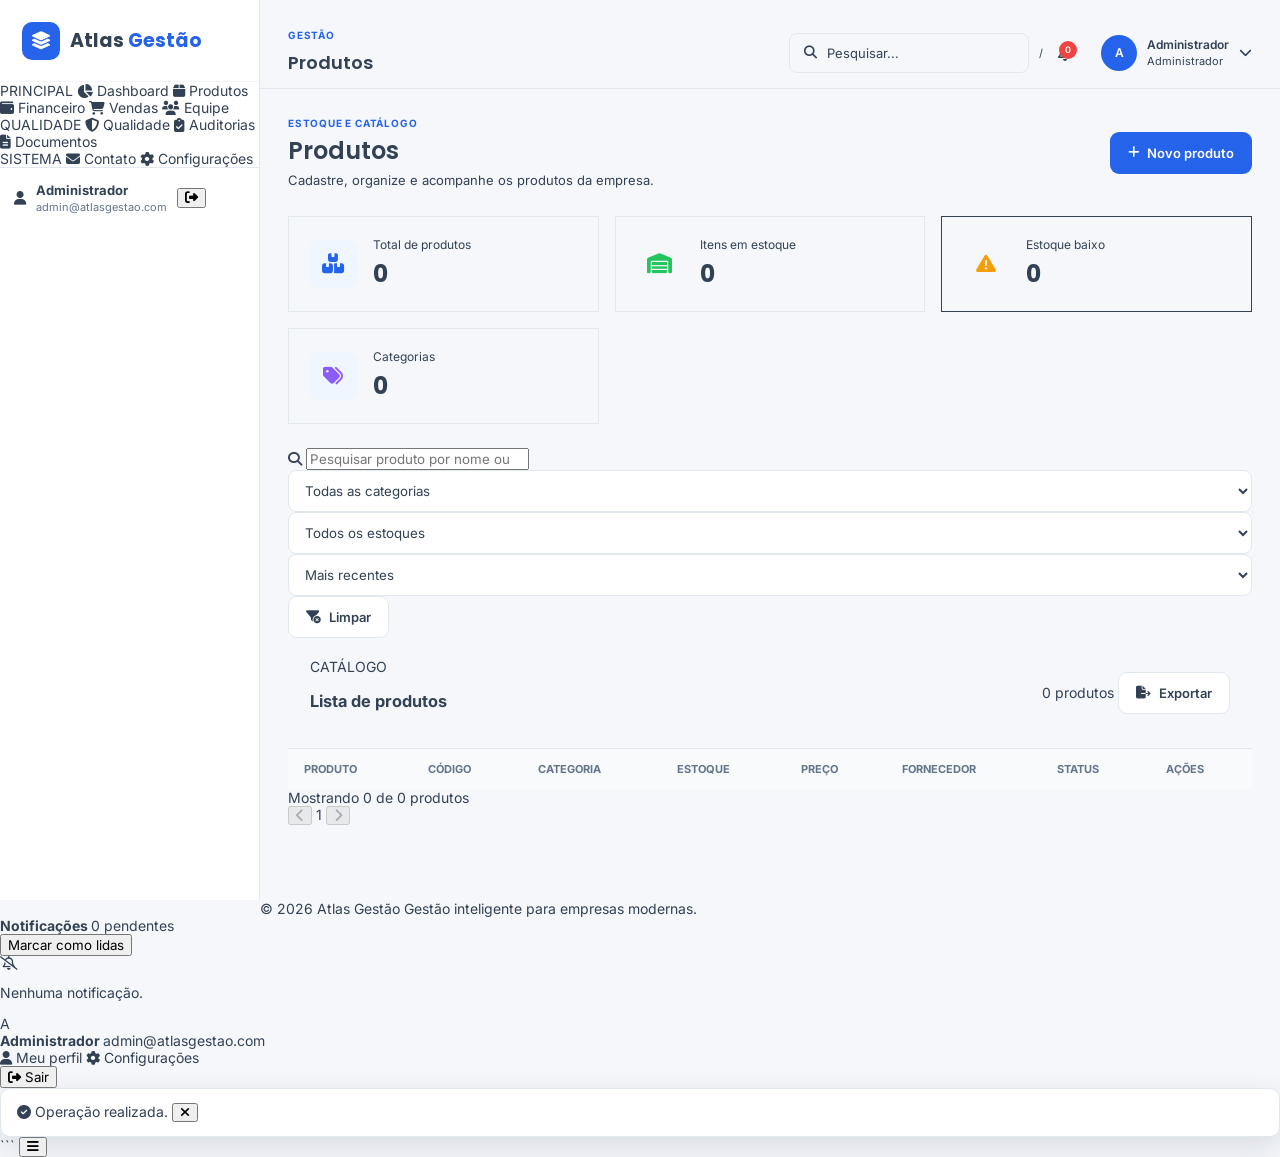
<file: produtos.html>
```html
<!DOCTYPE html>
<html lang="pt-BR">

<head>

    <meta charset="UTF-8">

    <meta
        name="viewport"
        content="width=device-width, initial-scale=1.0"
    >

    <meta
        name="description"
        content="Atlas Gestão - Gerenciamento de produtos e estoque."
    >

    <title>Atlas Gestão | Produtos</title>


    <!-- =====================================================
         FONTES
         ===================================================== -->

    <link rel="preconnect" href="https://fonts.googleapis.com">

    <link
        rel="preconnect"
        href="https://fonts.gstatic.com"
        crossorigin
    >

    <link
        href="https://fonts.googleapis.com/css2?family=Inter:wght@400;500;600;700&family=Poppins:wght@400;500;600;700&display=swap"
        rel="stylesheet"
    >


    <!-- =====================================================
         FONT AWESOME
         ===================================================== -->

    <link
        rel="stylesheet"
        href="https://cdnjs.cloudflare.com/ajax/libs/font-awesome/6.5.2/css/all.min.css"
    >


    <!-- =====================================================
         CSS
         ===================================================== -->

    <link
        rel="stylesheet"
        href="css/style.css"
    >

    <link
        rel="stylesheet"
        href="css/produtos.css"
    >

</head>


<body>

<div
    class="app-layout"
    id="appLayout"
>


    <!-- =====================================================
         SIDEBAR
         ===================================================== -->

    <aside
        class="sidebar"
        id="sidebar"
    >

        <div class="sidebar-header">

            <a
                href="dashboard.html"
                class="sidebar-logo"
            >

                <div class="logo-icon">
                    A
                </div>

                <div class="logo-text">

                    Atlas
                    <span>
                        Gestão
                    </span>

                </div>

            </a>


            <button
                type="button"
                id="sidebarClose"
                class="mobile-sidebar-close"
                aria-label="Fechar menu"
            >

                <i class="fa-solid fa-xmark"></i>

            </button>

        </div>


        <!-- PERFIL -->

        <div class="sidebar-user">

            <div
                class="user-avatar"
                id="sidebarUserAvatar"
            >
                A
            </div>

            <div class="sidebar-user-info">

                <strong id="sidebarUserName">
                    Administrador
                </strong>

                <span id="sidebarUserRole">
                    Administrador
                </span>

            </div>

        </div>


        <!-- MENU -->

        <nav
            class="sidebar-nav"
            aria-label="Menu principal"
        >

            <div class="nav-section-title">
                PRINCIPAL
            </div>


            <a
                href="dashboard.html"
                class="nav-item"
                data-page="dashboard"
            >

                <i class="fa-solid fa-chart-pie"></i>

                <span>
                    Dashboard
                </span>

            </a>


            <a
                href="produtos.html"
                class="nav-item active"
                data-page="produtos"
            >

                <i class="fa-solid fa-box"></i>

                <span>
                    Produtos
                </span>

            </a>


            <a
                href="financeiro.html"
                class="nav-item"
                data-page="financeiro"
            >

                <i class="fa-solid fa-wallet"></i>

                <span>
                    Financeiro
                </span>

            </a>


            <a
                href="vendas.html"
                class="nav-item"
                data-page="vendas"
            >

                <i class="fa-solid fa-cart-shopping"></i>

                <span>
                    Vendas
                </span>

            </a>


            <a
                href="equipe.html"
                class="nav-item"
                data-page="equipe"
            >

                <i class="fa-solid fa-users"></i>

                <span>
                    Equipe
                </span>

            </a>


            <div class="nav-section-title">
                QUALIDADE
            </div>


            <a
                href="qualidade.html"
                class="nav-item quality-nav-item"
                data-page="qualidade"
            >

                <i class="fa-solid fa-shield-halved"></i>

                <span>
                    Garantia da Qualidade
                </span>

                <span
                    class="nav-badge"
                    id="qualityAlertBadge"
                >
                    0
                </span>

            </a>


            <div class="nav-section-title">
                SISTEMA
            </div>


            <a
                href="contato.html"
                class="nav-item"
                data-page="contato"
            >

                <i class="fa-regular fa-envelope"></i>

                <span>
                    Contato
                </span>

            </a>


            <a
                href="configuracoes.html"
                class="nav-item"
                data-page="configuracoes"
            >

                <i class="fa-solid fa-gear"></i>

                <span>
                    Configurações
                </span>

            </a>

        </nav>


        <!-- RODAPÉ -->

        <div class="sidebar-footer">

            <div class="sidebar-status">

                <span class="status-dot"></span>

                <span>
                    Sistema operacional
                </span>

            </div>


            <button
                type="button"
                id="logoutButton"
                class="logout-button"
            >

                <i class="fa-solid fa-right-from-bracket"></i>

                <span>
                    Sair
                </span>

            </button>

        </div>

    </aside>



    <!-- =====================================================
         ÁREA PRINCIPAL
         ===================================================== -->

    <div class="main-area">


        <!-- =================================================
             TOPBAR
             ================================================= -->

        <header class="topbar">

            <div class="topbar-left">

                <button
                    type="button"
                    id="sidebarToggle"
                    class="sidebar-toggle"
                    aria-label="Abrir menu"
                >

                    <i class="fa-solid fa-bars"></i>

                </button>


                <div class="page-title-wrapper">

                    <span class="page-overline">
                        GESTÃO
                    </span>

                    <h1>
                        Produtos
                    </h1>

                </div>

            </div>


            <div class="topbar-right">


                <!-- PESQUISA GLOBAL -->

                <div
                    class="global-search"
                    id="globalSearch"
                >

                    <i class="fa-solid fa-magnifying-glass"></i>

                    <input
                        type="search"
                        id="globalSearchInput"
                        placeholder="Pesquisar..."
                        autocomplete="off"
                    >

                    <span class="search-shortcut">
                        /
                    </span>

                </div>


                <!-- NOTIFICAÇÕES -->

                <button
                    type="button"
                    class="topbar-icon-button notification-button"
                    id="notificationButton"
                    aria-label="Notificações"
                >

                    <i class="fa-regular fa-bell"></i>

                    <span
                        class="notification-count"
                        id="notificationCount"
                    >
                        0
                    </span>

                </button>


                <!-- PERFIL -->

                <button
                    type="button"
                    class="topbar-profile"
                    id="profileButton"
                >

                    <div
                        class="topbar-avatar"
                        id="topbarAvatar"
                    >
                        A
                    </div>

                    <div class="topbar-profile-info">

                        <strong id="topbarUserName">
                            Administrador
                        </strong>

                        <span id="topbarUserRole">
                            Administrador
                        </span>

                    </div>

                    <i class="fa-solid fa-chevron-down"></i>

                </button>

            </div>

        </header>



        <!-- =================================================
             CONTEÚDO DE PRODUTOS
             ================================================= -->

        <main class="page-content products-page">


            <!-- =================================================
                 CABEÇALHO
                 ================================================= -->

            <section class="page-header">

                <div>

                    <span class="page-overline">
                        ESTOQUE E CATÁLOGO
                    </span>

                    <h2>
                        Produtos
                    </h2>

                    <p>
                        Cadastre, organize e acompanhe os produtos
                        da empresa.
                    </p>

                </div>


                <button
                    type="button"
                    class="btn btn-primary"
                    id="newProductButton"
                >

                    <i class="fa-solid fa-plus"></i>

                    Novo produto

                </button>

            </section>



            <!-- =================================================
                 INDICADORES
                 ================================================= -->

            <section class="product-stats-grid">


                <!-- TOTAL -->

                <article class="product-stat-card">

                    <div class="product-stat-icon blue">

                        <i class="fa-solid fa-boxes-stacked"></i>

                    </div>

                    <div>

                        <span>
                            Total de produtos
                        </span>

                        <strong id="totalProducts">
                            0
                        </strong>

                    </div>

                </article>


                <!-- ESTOQUE -->

                <article class="product-stat-card">

                    <div class="product-stat-icon green">

                        <i class="fa-solid fa-warehouse"></i>

                    </div>

                    <div>

                        <span>
                            Itens em estoque
                        </span>

                        <strong id="totalStock">
                            0
                        </strong>

                    </div>

                </article>


                <!-- ESTOQUE BAIXO -->

                <article
                    class="product-stat-card warning"
                    id="lowStockCard"
                >

                    <div class="product-stat-icon orange">

                        <i class="fa-solid fa-triangle-exclamation"></i>

                    </div>

                    <div>

                        <span>
                            Estoque baixo
                        </span>

                        <strong id="lowStockProducts">
                            0
                        </strong>

                    </div>

                </article>


                <!-- CATEGORIAS -->

                <article class="product-stat-card">

                    <div class="product-stat-icon purple">

                        <i class="fa-solid fa-tags"></i>

                    </div>

                    <div>

                        <span>
                            Categorias
                        </span>

                        <strong id="totalCategories">
                            0
                        </strong>

                    </div>

                </article>


            </section>



            <!-- =================================================
                 ALERTA DE ESTOQUE
                 ================================================= -->

            <div
                class="stock-alert"
                id="stockAlert"
                hidden
            >

                <div class="stock-alert-icon">

                    <i class="fa-solid fa-triangle-exclamation"></i>

                </div>

                <div>

                    <strong>
                        Atenção ao estoque
                    </strong>

                    <p id="stockAlertMessage">
                        Existem produtos com estoque abaixo
                        do limite recomendado.
                    </p>

                </div>

                <button
                    type="button"
                    id="closeStockAlert"
                    class="alert-close"
                    aria-label="Fechar alerta"
                >

                    <i class="fa-solid fa-xmark"></i>

                </button>

            </div>



            <!-- =================================================
                 FILTROS
                 ================================================= -->

            <section class="products-toolbar">


                <div class="products-search">

                    <i class="fa-solid fa-magnifying-glass"></i>

                    <input
                        type="search"
                        id="productSearch"
                        placeholder="Pesquisar produto por nome ou código..."
                        autocomplete="off"
                    >

                </div>


                <div class="products-filters">


                    <select
                        id="categoryFilter"
                        class="form-control filter-select"
                    >

                        <option value="">
                            Todas as categorias
                        </option>

                    </select>


                    <select
                        id="stockFilter"
                        class="form-control filter-select"
                    >

                        <option value="">
                            Todos os estoques
                        </option>

                        <option value="normal">
                            Estoque normal
                        </option>

                        <option value="low">
                            Estoque baixo
                        </option>

                        <option value="out">
                            Sem estoque
                        </option>

                    </select>


                    <select
                        id="sortProducts"
                        class="form-control filter-select"
                    >

                        <option value="newest">
                            Mais recentes
                        </option>

                        <option value="name-asc">
                            Nome: A-Z
                        </option>

                        <option value="name-desc">
                            Nome: Z-A
                        </option>

                        <option value="stock-asc">
                            Estoque: menor
                        </option>

                        <option value="stock-desc">
                            Estoque: maior
                        </option>

                        <option value="price-asc">
                            Preço: menor
                        </option>

                        <option value="price-desc">
                            Preço: maior
                        </option>

                    </select>


                    <button
                        type="button"
                        id="clearFilters"
                        class="btn btn-secondary filter-clear"
                        title="Limpar filtros"
                    >

                        <i class="fa-solid fa-filter-circle-xmark"></i>

                        Limpar

                    </button>

                </div>

            </section>



            <!-- =================================================
                 TABELA
                 ================================================= -->

            <section class="dashboard-card products-table-card">


                <div class="card-header">

                    <div>

                        <span class="card-overline">
                            CATÁLOGO
                        </span>

                        <h3>
                            Lista de produtos
                        </h3>

                    </div>


                    <div class="table-header-actions">

                        <span
                            id="productsResultCount"
                            class="result-count"
                        >
                            0 produtos
                        </span>


                        <button
                            type="button"
                            id="exportProducts"
                            class="btn btn-secondary btn-sm"
                        >

                            <i class="fa-solid fa-file-export"></i>

                            Exportar

                        </button>

                    </div>

                </div>



                <div class="table-responsive">

                    <table
                        class="data-table products-table"
                        id="productsTable"
                    >

                        <thead>

                            <tr>

                                <th>
                                    Produto
                                </th>

                                <th>
                                    Código
                                </th>

                                <th>
                                    Categoria
                                </th>

                                <th>
                                    Estoque
                                </th>

                                <th>
                                    Preço
                                </th>

                                <th>
                                    Fornecedor
                                </th>

                                <th>
                                    Status
                                </th>

                                <th class="actions-column">
                                    Ações
                                </th>

                            </tr>

                        </thead>


                        <tbody id="productsTableBody">

                            <!--
                                Os produtos serão inseridos
                                pelo produtos.js.
                            -->

                        </tbody>

                    </table>

                </div>



                <!-- =================================================
                     ESTADO VAZIO
                     ================================================= -->

                <div
                    class="table-empty"
                    id="productsEmptyState"
                    hidden
                >

                    <div class="empty-icon">

                        <i class="fa-solid fa-box-open"></i>

                    </div>

                    <h4>
                        Nenhum produto encontrado
                    </h4>

                    <p>
                        Cadastre seu primeiro produto ou
                        altere os filtros da pesquisa.
                    </p>

                    <button
                        type="button"
                        class="btn btn-primary"
                        id="emptyNewProductButton"
                    >

                        <i class="fa-solid fa-plus"></i>

                        Cadastrar produto

                    </button>

                </div>



                <!-- =================================================
                     PAGINAÇÃO
                     ================================================= -->

                <div class="table-pagination">

                    <span
                        id="paginationInfo"
                    >
                        Mostrando 0 de 0 produtos
                    </span>


                    <div
                        class="pagination-buttons"
                        id="paginationButtons"
                    >

                        <button
                            type="button"
                            class="pagination-button"
                            id="previousPage"
                            disabled
                        >

                            <i class="fa-solid fa-chevron-left"></i>

                        </button>


                        <span
                            id="currentPage"
                            class="pagination-current"
                        >
                            1
                        </span>


                        <button
                            type="button"
                            class="pagination-button"
                            id="nextPage"
                            disabled
                        >

                            <i class="fa-solid fa-chevron-right"></i>

                        </button>

                    </div>

                </div>


            </section>


        </main>



        <!-- =================================================
             FOOTER
             ================================================= -->

        <footer class="main-footer">

            <span>
                © 2026 Atlas Gestão
            </span>

            <span>
                Gestão inteligente para empresas modernas.
            </span>

        </footer>


    </div>

</div>



<!-- =====================================================
     OVERLAY MOBILE
     ===================================================== -->

<div
    id="sidebarOverlay"
    class="sidebar-overlay"
></div>



<!-- =====================================================
     PAINEL DE NOTIFICAÇÕES
     ===================================================== -->

<div
    id="notificationPanel"
    class="notification-panel"
>

    <div class="notification-panel-header">

        <div>

            <strong>
                Notificações
            </strong>

            <span id="notificationSubtitle">
                0 pendentes
            </span>

        </div>


        <button
            type="button"
            id="markNotificationsRead"
        >
            Marcar como lidas
        </button>

    </div>


    <div
        class="notification-list"
        id="notificationList"
    >

        <div class="notification-empty">

            <i class="fa-regular fa-bell-slash"></i>

            <p>
                Nenhuma notificação.
            </p>

        </div>

    </div>

</div>



<!-- =====================================================
     MENU DO PERFIL
     ===================================================== -->

<div
    id="profileMenu"
    class="profile-menu"
>

    <div class="profile-menu-header">

        <div
            class="profile-menu-avatar"
            id="profileMenuAvatar"
        >
            A
        </div>

        <div>

            <strong id="profileMenuName">
                Administrador
            </strong>

            <span id="profileMenuEmail">
                admin@atlasgestao.com
            </span>

        </div>

    </div>


    <div class="profile-menu-divider"></div>


    <a
        href="configuracoes.html"
        class="profile-menu-item"
    >

        <i class="fa-solid fa-user"></i>

        Meu perfil

    </a>


    <a
        href="configuracoes.html"
        class="profile-menu-item"
    >

        <i class="fa-solid fa-gear"></i>

        Configurações

    </a>


    <div class="profile-menu-divider"></div>


    <button
        type="button"
        id="profileLogout"
        class="profile-menu-item danger"
    >

        <i class="fa-solid fa-right-from-bracket"></i>

        Sair

    </button>

</div>



<!-- =====================================================
     MODAL DE PRODUTO
     ===================================================== -->

<div
    class="modal-overlay"
    id="productModal"
    aria-hidden="true"
>

    <div
        class="modal product-modal"
        role="dialog"
        aria-modal="true"
        aria-labelledby="productModalTitle"
    >


        <!-- CABEÇALHO -->

        <div class="modal-header">

            <div>

                <span class="modal-overline">
                    CATÁLOGO
                </span>

                <h3 id="productModalTitle">
                    Novo produto
                </h3>

            </div>


            <button
                type="button"
                class="modal-close"
                id="closeProductModal"
                aria-label="Fechar"
            >

                <i class="fa-solid fa-xmark"></i>

            </button>

        </div>



        <!-- FORMULÁRIO -->

        <form
            id="productForm"
            autocomplete="off"
        >

            <input
                type="hidden"
                id="productId"
                name="id"
            >


            <div class="form-grid">


                <!-- CÓDIGO -->

                <div class="form-group">

                    <label
                        for="productCode"
                        class="form-label"
                    >
                        Código
                        <span>*</span>
                    </label>

                    <input
                        type="text"
                        id="productCode"
                        name="codigo"
                        class="form-control"
                        placeholder="Ex.: PROD-001"
                        required
                    >

                </div>


                <!-- NOME -->

                <div class="form-group">

                    <label
                        for="productName"
                        class="form-label"
                    >
                        Nome do produto
                        <span>*</span>
                    </label>

                    <input
                        type="text"
                        id="productName"
                        name="nome"
                        class="form-control"
                        placeholder="Digite o nome do produto"
                        required
                    >

                </div>


                <!-- CATEGORIA -->

                <div class="form-group">

                    <label
                        for="productCategory"
                        class="form-label"
                    >
                        Categoria
                        <span>*</span>
                    </label>

                    <input
                        type="text"
                        id="productCategory"
                        name="categoria"
                        class="form-control"
                        list="categoryOptions"
                        placeholder="Ex.: Matéria-prima"
                        required
                    >

                    <datalist
                        id="categoryOptions"
                    ></datalist>

                </div>


                <!-- ESTOQUE -->

                <div class="form-group">

                    <label
                        for="productStock"
                        class="form-label"
                    >
                        Estoque atual
                        <span>*</span>
                    </label>

                    <input
                        type="number"
                        id="productStock"
                        name="estoque"
                        class="form-control"
                        min="0"
                        step="1"
                        placeholder="0"
                        required
                    >

                </div>


                <!-- ESTOQUE MÍNIMO -->

                <div class="form-group">

                    <label
                        for="productMinimumStock"
                        class="form-label"
                    >
                        Estoque mínimo
                    </label>

                    <input
                        type="number"
                        id="productMinimumStock"
                        name="estoqueMinimo"
                        class="form-control"
                        min="0"
                        step="1"
                        placeholder="Ex.: 10"
                        value="5"
                    >

                    <small class="form-help">
                        O sistema alertará quando o estoque
                        ficar abaixo deste valor.
                    </small>

                </div>


                <!-- PREÇO -->

                <div class="form-group">

                    <label
                        for="productPrice"
                        class="form-label"
                    >
                        Preço
                        <span>*</span>
                    </label>

                    <div class="input-money">

                        <span>
                            R$
                        </span>

                        <input
                            type="number"
                            id="productPrice"
                            name="preco"
                            class="form-control"
                            min="0"
                            step="0.01"
                            placeholder="0,00"
                            required
                        >

                    </div>

                </div>


                <!-- FORNECEDOR -->

                <div class="form-group">

                    <label
                        for="productSupplier"
                        class="form-label"
                    >
                        Fornecedor
                    </label>

                    <input
                        type="text"
                        id="productSupplier"
                        name="fornecedor"
                        class="form-control"
                        placeholder="Nome do fornecedor"
                    >

                </div>


                <!-- UNIDADE -->

                <div class="form-group">

                    <label
                        for="productUnit"
                        class="form-label"
                    >
                        Unidade
                    </label>

                    <select
                        id="productUnit"
                        name="unidade"
                        class="form-control"
                    >

                        <option value="un">
                            Unidade
                        </option>

                        <option value="kg">
                            Quilograma (kg)
                        </option>

                        <option value="g">
                            Grama (g)
                        </option>

                        <option value="l">
                            Litro (L)
                        </option>

                        <option value="ml">
                            Mililitro (ml)
                        </option>

                        <option value="m">
                            Metro (m)
                        </option>

                        <option value="m2">
                            Metro quadrado (m²)
                        </option>

                        <option value="cx">
                            Caixa
                        </option>

                        <option value="pct">
                            Pacote
                        </option>

                    </select>

                </div>


                <!-- DESCRIÇÃO -->

                <div class="form-group form-group-full">

                    <label
                        for="productDescription"
                        class="form-label"
                    >
                        Descrição
                    </label>

                    <textarea
                        id="productDescription"
                        name="descricao"
                        class="form-control"
                        rows="3"
                        placeholder="Descrição, especificações ou observações do produto..."
                    ></textarea>

                </div>


                <!-- STATUS -->

                <div class="form-group">

                    <label
                        for="productStatus"
                        class="form-label"
                    >
                        Status
                    </label>

                    <select
                        id="productStatus"
                        name="status"
                        class="form-control"
                    >

                        <option value="Ativo">
                            Ativo
                        </option>

                        <option value="Inativo">
                            Inativo
                        </option>

                    </select>

                </div>


            </div>



            <!-- ERRO DO FORMULÁRIO -->

            <div
                class="form-error"
                id="productFormError"
                hidden
            >

                <i class="fa-solid fa-circle-exclamation"></i>

                <span></span>

            </div>



            <!-- AÇÕES -->

            <div class="modal-footer">

                <button
                    type="button"
                    class="btn btn-secondary"
                    id="cancelProduct"
                >
                    Cancelar
                </button>


                <button
                    type="submit"
                    class="btn btn-primary"
                    id="saveProduct"
                >

                    <i class="fa-solid fa-check"></i>

                    <span>
                        Salvar produto
                    </span>

                </button>

            </div>

        </form>

    </div>

</div>



<!-- =====================================================
     MODAL DE EXCLUSÃO
     ===================================================== -->

<div
    class="modal-overlay"
    id="deleteProductModal"
    aria-hidden="true"
>

    <div
        class="modal confirmation-modal"
        role="dialog"
        aria-modal="true"
    >

        <div class="confirmation-icon danger">

            <i class="fa-solid fa-trash"></i>

        </div>


        <h3>
            Excluir produto?
        </h3>


        <p>
            Esta ação não poderá ser desfeita.
            O produto será removido do catálogo.
        </p>


        <strong
            id="deleteProductName"
            class="delete-product-name"
        >
            Produto
        </strong>


        <div class="confirmation-actions">

            <button
                type="button"
                id="cancelDeleteProduct"
                class="btn btn-secondary"
            >
                Cancelar
            </button>


            <button
                type="button"
                id="confirmDeleteProduct"
                class="btn btn-danger"
            >

                <i class="fa-solid fa-trash"></i>

                Excluir

            </button>

        </div>

    </div>

</div>



<!-- =====================================================
     TOAST
     ===================================================== -->

<div
    id="productToast"
    class="toast"
    role="status"
    aria-live="polite"
>

    <i
        id="productToastIcon"
        class="fa-solid fa-circle-check"
    ></i>

    <span id="productToastMessage">
        Operação realizada.
    </span>


    <button
        type="button"
        id="closeProductToast"
        aria-label="Fechar"
    >

        <i class="fa-solid fa-xmark"></i>

    </button>

</div>



<!-- =====================================================
     SCRIPTS
     ===================================================== -->

<script src="js/database.js"></script>

<script src="js/produtos.js"></script>

<script src="js/database.js"></script>
<script src="js/produtos.js"></script>
<script src="js/sidebar.js"></script>

</body>

</html>
```
</file>
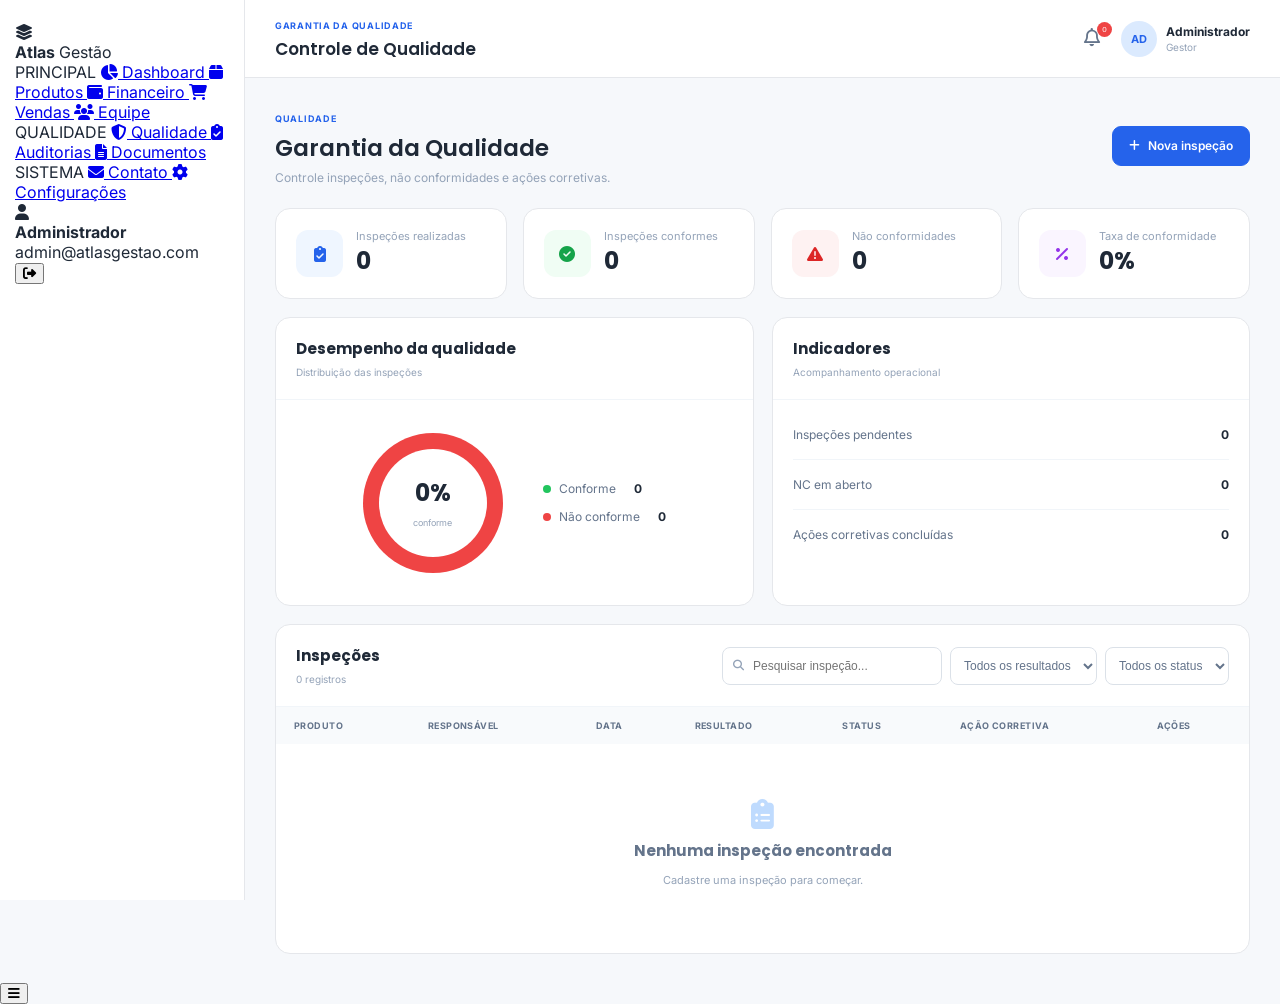
<file: qualidade.html>
<!DOCTYPE html>
<html lang="pt-BR">

<head>
    <meta charset="UTF-8">
    <meta name="viewport" content="width=device-width, initial-scale=1.0">

    <title>Atlas Gestão | Qualidade</title>

    <link rel="preconnect" href="https://fonts.googleapis.com">
    <link rel="preconnect" href="https://fonts.gstatic.com" crossorigin>

    <link
        href="https://fonts.googleapis.com/css2?family=Inter:wght@400;500;600;700&family=Poppins:wght@500;600;700&display=swap"
        rel="stylesheet"
    >

    <link
        rel="stylesheet"
        href="https://cdnjs.cloudflare.com/ajax/libs/font-awesome/6.7.2/css/all.min.css"
    >

    <link rel="stylesheet" href="css/qualidade.css">
</head>

<body>

<div class="app">

    <!-- MENU LATERAL -->
    <aside class="sidebar" id="sidebar">

        <div class="brand">

            <div class="brand-logo">
                A
            </div>

            <div class="brand-text">
                <strong>Atlas</strong>
                <span>Gestão</span>
            </div>

        </div>

        <nav class="menu">

            <a href="dashboard.html">
                <i class="fa-solid fa-chart-pie"></i>
                Dashboard
            </a>

            <a href="produtos.html">
                <i class="fa-solid fa-box"></i>
                Produtos
            </a>

            <a href="financeiro.html">
                <i class="fa-solid fa-wallet"></i>
                Financeiro
            </a>

            <a href="vendas.html">
                <i class="fa-solid fa-cart-shopping"></i>
                Vendas
            </a>

            <a href="equipe.html">
                <i class="fa-solid fa-users"></i>
                Equipe
            </a>

            <a href="qualidade.html" class="active">
                <i class="fa-solid fa-shield-halved"></i>
                Qualidade
            </a>

            <a href="contato.html">
                <i class="fa-solid fa-envelope"></i>
                Contato
            </a>

            <a href="configuracoes.html">
                <i class="fa-solid fa-gear"></i>
                Configurações
            </a>

        </nav>

        <div class="sidebar-footer">

            <strong>Atlas Gestão</strong>

            <p>
                Gestão inteligente para empresas modernas.
            </p>

        </div>

    </aside>


    <!-- CONTEÚDO PRINCIPAL -->
    <main class="main">

        <!-- TOPO -->
        <header class="topbar">

            <button
                class="mobile-menu"
                id="sidebarToggle"
            >
                <i class="fa-solid fa-bars"></i>
            </button>

            <div class="page-title">

                <span>GARANTIA DA QUALIDADE</span>

                <h1>
                    Controle de Qualidade
                </h1>

            </div>

            <div class="top-actions">

                <button
                    class="notification-btn"
                    id="notificationButton"
                >

                    <i class="fa-regular fa-bell"></i>

                    <small id="notificationCount">
                        0
                    </small>

                </button>


                <div class="profile">

                    <div class="profile-avatar">
                        AD
                    </div>

                    <div class="profile-info">

                        <strong>
                            Administrador
                        </strong>

                        <span>
                            Gestor
                        </span>

                    </div>

                </div>

            </div>

        </header>


        <!-- CONTEÚDO -->
        <section class="content">

            <!-- CABEÇALHO -->
            <div class="content-header">

                <div>

                    <span class="section-label">
                        QUALIDADE
                    </span>

                    <h2>
                        Garantia da Qualidade
                    </h2>

                    <p>
                        Controle inspeções, não conformidades e ações corretivas.
                    </p>

                </div>

                <button
                    class="btn-primary"
                    id="newInspection"
                >

                    <i class="fa-solid fa-plus"></i>

                    Nova inspeção

                </button>

            </div>


            <!-- INDICADORES -->
            <div class="stats-grid">

                <div class="stat-card">

                    <div class="stat-icon blue">
                        <i class="fa-solid fa-clipboard-check"></i>
                    </div>

                    <div>

                        <span>
                            Inspeções realizadas
                        </span>

                        <strong id="totalInspections">
                            0
                        </strong>

                    </div>

                </div>


                <div class="stat-card">

                    <div class="stat-icon green">
                        <i class="fa-solid fa-circle-check"></i>
                    </div>

                    <div>

                        <span>
                            Inspeções conformes
                        </span>

                        <strong id="totalConforme">
                            0
                        </strong>

                    </div>

                </div>


                <div class="stat-card">

                    <div class="stat-icon red">
                        <i class="fa-solid fa-triangle-exclamation"></i>
                    </div>

                    <div>

                        <span>
                            Não conformidades
                        </span>

                        <strong id="totalNC">
                            0
                        </strong>

                    </div>

                </div>


                <div class="stat-card">

                    <div class="stat-icon purple">
                        <i class="fa-solid fa-percent"></i>
                    </div>

                    <div>

                        <span>
                            Taxa de conformidade
                        </span>

                        <strong id="complianceRate">
                            0%
                        </strong>

                    </div>

                </div>

            </div>


            <!-- GRÁFICOS / INDICADORES -->
            <div class="dashboard-grid">

                <section class="panel">

                    <div class="panel-header">

                        <div>

                            <h3>
                                Desempenho da qualidade
                            </h3>

                            <span>
                                Distribuição das inspeções
                            </span>

                        </div>

                    </div>


                    <div class="quality-chart">

                        <div
                            class="donut"
                            id="donut"
                        >

                            <div>

                                <strong id="donutPercent">
                                    0%
                                </strong>

                                <span>
                                    conforme
                                </span>

                            </div>

                        </div>


                        <div class="chart-legend">

                            <div>

                                <span class="legend-dot green"></span>

                                Conforme

                                <strong id="legendConforme">
                                    0
                                </strong>

                            </div>


                            <div>

                                <span class="legend-dot red"></span>

                                Não conforme

                                <strong id="legendNC">
                                    0
                                </strong>

                            </div>

                        </div>

                    </div>

                </section>


                <section class="panel">

                    <div class="panel-header">

                        <div>

                            <h3>
                                Indicadores
                            </h3>

                            <span>
                                Acompanhamento operacional
                            </span>

                        </div>

                    </div>


                    <div class="indicator-list">

                        <div>

                            <span>
                                Inspeções pendentes
                            </span>

                            <strong id="pendingCount">
                                0
                            </strong>

                        </div>


                        <div>

                            <span>
                                NC em aberto
                            </span>

                            <strong id="openNC">
                                0
                            </strong>

                        </div>


                        <div>

                            <span>
                                Ações corretivas concluídas
                            </span>

                            <strong id="closedActions">
                                0
                            </strong>

                        </div>

                    </div>

                </section>

            </div>


            <!-- TABELA -->
            <section class="panel table-panel">

                <div class="table-header">

                    <div>

                        <h3>
                            Inspeções
                        </h3>

                        <span id="resultCount">
                            0 registros
                        </span>

                    </div>


                    <div class="table-tools">

                        <div class="search-box">

                            <i class="fa-solid fa-magnifying-glass"></i>

                            <input
                                type="text"
                                id="searchInspection"
                                placeholder="Pesquisar inspeção..."
                            >

                        </div>


                        <select id="resultFilter">

                            <option value="">
                                Todos os resultados
                            </option>

                            <option value="Conforme">
                                Conforme
                            </option>

                            <option value="Não Conforme">
                                Não Conforme
                            </option>

                            <option value="Pendente">
                                Pendente
                            </option>

                        </select>


                        <select id="statusFilter">

                            <option value="">
                                Todos os status
                            </option>

                            <option value="Concluída">
                                Concluída
                            </option>

                            <option value="Em andamento">
                                Em andamento
                            </option>

                            <option value="Pendente">
                                Pendente
                            </option>

                        </select>

                    </div>

                </div>


                <div class="table-container">

                    <table>

                        <thead>

                            <tr>

                                <th>
                                    Produto
                                </th>

                                <th>
                                    Responsável
                                </th>

                                <th>
                                    Data
                                </th>

                                <th>
                                    Resultado
                                </th>

                                <th>
                                    Status
                                </th>

                                <th>
                                    Ação corretiva
                                </th>

                                <th>
                                    Ações
                                </th>

                            </tr>

                        </thead>

                        <tbody id="inspectionTable"></tbody>

                    </table>


                    <div
                        class="empty-state"
                        id="emptyState"
                    >

                        <i class="fa-solid fa-clipboard-list"></i>

                        <h3>
                            Nenhuma inspeção encontrada
                        </h3>

                        <p>
                            Cadastre uma inspeção para começar.
                        </p>

                    </div>

                </div>

            </section>

        </section>

    </main>

</div>


<!-- MODAL -->
<div
    class="modal"
    id="inspectionModal"
>

    <div class="modal-content">

        <div class="modal-header">

            <div>

                <span>
                    GARANTIA DA QUALIDADE
                </span>

                <h2 id="modalTitle">
                    Nova inspeção
                </h2>

            </div>

            <button id="closeModal">
                <i class="fa-solid fa-xmark"></i>
            </button>

        </div>


        <form id="inspectionForm">

            <input
                type="hidden"
                id="inspectionId"
            >


            <div class="form-grid">

                <div class="form-group">

                    <label>
                        Produto
                    </label>

                    <input
                        type="text"
                        id="product"
                        placeholder="Nome do produto"
                        required
                    >

                </div>


                <div class="form-group">

                    <label>
                        Responsável
                    </label>

                    <input
                        type="text"
                        id="responsible"
                        placeholder="Responsável pela inspeção"
                        required
                    >

                </div>


                <div class="form-group">

                    <label>
                        Data
                    </label>

                    <input
                        type="date"
                        id="inspectionDate"
                        required
                    >

                </div>


                <div class="form-group">

                    <label>
                        Resultado
                    </label>

                    <select id="result">

                        <option value="Conforme">
                            Conforme
                        </option>

                        <option value="Não Conforme">
                            Não Conforme
                        </option>

                        <option value="Pendente">
                            Pendente
                        </option>

                    </select>

                </div>


                <div class="form-group">

                    <label>
                        Status
                    </label>

                    <select id="inspectionStatus">

                        <option value="Concluída">
                            Concluída
                        </option>

                        <option value="Em andamento">
                            Em andamento
                        </option>

                        <option value="Pendente">
                            Pendente
                        </option>

                    </select>

                </div>


                <div class="form-group full">

                    <label>
                        Descrição
                    </label>

                    <textarea
                        id="description"
                        placeholder="Descreva os resultados encontrados..."
                    ></textarea>

                </div>


                <div class="form-group full">

                    <label>
                        Ação corretiva
                    </label>

                    <textarea
                        id="correctiveAction"
                        placeholder="Informe a ação corretiva..."
                    ></textarea>

                </div>

            </div>


            <div
                class="form-error"
                id="formError"
            ></div>


            <div class="modal-actions">

                <button
                    type="button"
                    class="btn-secondary"
                    id="cancelModal"
                >
                    Cancelar
                </button>

                <button
                    type="submit"
                    class="btn-primary"
                >
                    Salvar inspeção
                </button>

            </div>

        </form>

    </div>

</div>


<!-- TOAST -->
<div
    class="toast"
    id="toast"
>

    <i class="fa-solid fa-circle-check"></i>

    <span id="toastText"></span>

</div>


<script src="js/database.js"></script>
<script src="js/qualidade.js"></script>

<script src="js/database.js"></script>
<script src="js/qualidade.js"></script>
<script src="js/sidebar.js"></script>
    
</body>

</html>
</file>
<file: css/style.css>
@import url('https://fonts.googleapis.com/css2?family=Inter:wght@400;500;600;700&family=Poppins:wght@500;600;700&display=swap');

:root {
    --primary: #2563eb;
    --primary-dark: #1d4ed8;
    --primary-light: #eff6ff;

    --success: #22c55e;
    --warning: #f59e0b;
    --danger: #ef4444;

    --dark: #1f2937;
    --text: #334155;
    --muted: #64748b;

    --background: #f5f7fb;
    --card: #ffffff;
    --border: #e2e8f0;

    --sidebar-width: 260px;

    --radius: 14px;
    --shadow: 0 4px 20px rgba(15, 23, 42, .06);
}

* {
    box-sizing: border-box;
}

html,
body {
    margin: 0;
    padding: 0;
    min-height: 100%;
}

body {
    font-family: "Inter", sans-serif;
    background: var(--background);
    color: var(--text);
    font-size: 14px;
}

button,
input,
select,
textarea {
    font-family: inherit;
}

button {
    cursor: pointer;
}

a {
    text-decoration: none;
    color: inherit;
}

/* =====================================================
   LAYOUT
   ===================================================== */

.app {
    min-height: 100vh;
}

.sidebar {
    position: fixed;
    top: 0;
    left: 0;
    width: var(--sidebar-width);
    height: 100vh;

    background: #fff;
    border-right: 1px solid var(--border);

    display: flex;
    flex-direction: column;

    z-index: 1000;
}

.sidebar-logo {
    height: 82px;
    display: flex;
    align-items: center;
    gap: 10px;
    padding: 0 22px;

    border-bottom: 1px solid #f1f5f9;
}

.logo-icon {
    width: 38px;
    height: 38px;

    display: flex;
    align-items: center;
    justify-content: center;

    background: var(--primary);
    color: #fff;

    border-radius: 10px;
    font-size: 18px;
}

.logo-text {
    font-family: "Poppins", sans-serif;
    font-size: 19px;
    font-weight: 700;
}

.logo-text span {
    color: var(--primary);
}

.sidebar-content {
    flex: 1;
    overflow-y: auto;
    padding: 20px 12px;
}

.nav-title {
    padding: 0 12px;
    margin: 16px 0 8px;

    color: #94a3b8;
    font-size: 11px;
    font-weight: 700;
    letter-spacing: .08em;
}

.nav-title:first-child {
    margin-top: 0;
}

.nav-link {
    display: flex;
    align-items: center;
    gap: 13px;

    min-height: 44px;
    padding: 0 13px;
    margin-bottom: 4px;

    color: #475569;
    border-radius: 10px;

    transition: .2s ease;
}

.nav-link i {
    width: 20px;
    text-align: center;
    color: #64748b;
}

.nav-link:hover {
    background: #f8fafc;
    color: var(--primary);
}

.nav-link:hover i {
    color: var(--primary);
}

.nav-link.active {
    background: var(--primary-light);
    color: var(--primary);
    font-weight: 600;
}

.nav-link.active i {
    color: var(--primary);
}

.badge {
    margin-left: auto;

    min-width: 21px;
    height: 21px;

    display: inline-flex;
    align-items: center;
    justify-content: center;

    border-radius: 50%;

    background: #fee2e2;
    color: #ef4444;

    font-size: 11px;
    font-weight: 700;
}

.sidebar-user {
    padding: 14px;
    border-top: 1px solid var(--border);

    display: flex;
    align-items: center;
    gap: 10px;
}

.avatar {
    width: 38px;
    height: 38px;

    display: flex;
    align-items: center;
    justify-content: center;

    background: var(--primary);
    color: white;

    border-radius: 50%;
    font-weight: 700;
}

.user-info {
    min-width: 0;
}

.user-info strong {
    display: block;
    font-size: 13px;
}

.user-info span {
    display: block;
    margin-top: 2px;

    color: var(--muted);
    font-size: 11px;

    overflow: hidden;
    text-overflow: ellipsis;
}

/* =====================================================
   MAIN
   ===================================================== */

.main {
    margin-left: var(--sidebar-width);
    min-height: 100vh;
}

.topbar {
    height: 72px;

    background: #fff;
    border-bottom: 1px solid var(--border);

    display: flex;
    align-items: center;
    justify-content: space-between;

    padding: 0 30px;

    position: sticky;
    top: 0;

    z-index: 500;
}

.topbar-search {
    width: 360px;
}

.search-box {
    position: relative;
}

.search-box i {
    position: absolute;
    left: 14px;
    top: 50%;
    transform: translateY(-50%);

    color: #94a3b8;
}

.search-box input {
    width: 100%;
    height: 42px;

    padding: 0 16px 0 42px;

    border: 1px solid var(--border);
    border-radius: 9px;

    outline: none;
    background: #f8fafc;
}

.search-box input:focus {
    background: #fff;
    border-color: var(--primary);
}

.topbar-right {
    display: flex;
    align-items: center;
    gap: 18px;
}

.notification {
    position: relative;

    width: 38px;
    height: 38px;

    display: flex;
    align-items: center;
    justify-content: center;

    border: 0;
    background: transparent;

    color: #64748b;
}

.notification-count {
    position: absolute;
    top: 2px;
    right: 0;

    min-width: 17px;
    height: 17px;

    border-radius: 50%;

    background: var(--danger);
    color: white;

    font-size: 9px;
    font-weight: 700;

    display: flex;
    align-items: center;
    justify-content: center;
}

.top-user {
    display: flex;
    align-items: center;
    gap: 10px;
}

.top-user-text strong {
    display: block;
    font-size: 13px;
}

.top-user-text span {
    color: var(--muted);
    font-size: 11px;
}

/* =====================================================
   CONTENT
   ===================================================== */

.page {
    padding: 30px;
    max-width: 1500px;
    margin: 0 auto;
}

.page-header {
    display: flex;
    justify-content: space-between;
    align-items: flex-start;

    margin-bottom: 25px;
}

.page-kicker {
    color: var(--primary);
    font-size: 11px;
    font-weight: 700;
    letter-spacing: .1em;
    text-transform: uppercase;

    margin-bottom: 6px;
}

.page-title {
    margin: 0;

    font-family: "Poppins", sans-serif;
    color: #0f172a;

    font-size: 28px;
    line-height: 1.2;
}

.page-description {
    margin: 7px 0 0;
    color: var(--muted);
}

/* =====================================================
   BUTTONS
   ===================================================== */

.btn {
    height: 42px;

    padding: 0 17px;

    border: 1px solid transparent;
    border-radius: 9px;

    display: inline-flex;
    align-items: center;
    justify-content: center;
    gap: 8px;

    font-size: 13px;
    font-weight: 600;

    transition: .2s ease;
}

.btn-primary {
    background: var(--primary);
    color: #fff;
}

.btn-primary:hover {
    background: var(--primary-dark);
}

.btn-secondary {
    background: #fff;
    color: var(--text);
    border-color: var(--border);
}

.btn-secondary:hover {
    background: #f8fafc;
}

.btn-danger {
    background: #fee2e2;
    color: #dc2626;
}

.btn-success {
    background: #dcfce7;
    color: #15803d;
}

/* =====================================================
   CARDS
   ===================================================== */

.card {
    background: var(--card);
    border: 1px solid var(--border);
    border-radius: var(--radius);
    box-shadow: var(--shadow);
}

.card-header {
    padding: 20px 22px;

    display: flex;
    justify-content: space-between;
    align-items: center;

    border-bottom: 1px solid var(--border);
}

.card-title {
    margin: 0;

    font-family: "Poppins", sans-serif;
    font-size: 17px;
    color: #0f172a;
}

.card-body {
    padding: 22px;
}

/* =====================================================
   KPI
   ===================================================== */

.kpi-grid {
    display: grid;
    grid-template-columns: repeat(4, 1fr);
    gap: 18px;

    margin-bottom: 25px;
}

.kpi {
    padding: 20px;

    background: #fff;
    border: 1px solid var(--border);
    border-radius: var(--radius);

    box-shadow: var(--shadow);
}

.kpi-top {
    display: flex;
    justify-content: space-between;
    align-items: center;
}

.kpi-icon {
    width: 42px;
    height: 42px;

    display: flex;
    align-items: center;
    justify-content: center;

    border-radius: 10px;

    background: var(--primary-light);
    color: var(--primary);
}

.kpi-label {
    margin-top: 17px;

    color: var(--muted);
    font-size: 12px;
}

.kpi-value {
    margin-top: 3px;

    font-family: "Poppins", sans-serif;
    font-size: 25px;
    font-weight: 700;

    color: #0f172a;
}

/* =====================================================
   GRID
   ===================================================== */

.grid-2 {
    display: grid;
    grid-template-columns: 1fr 1fr;
    gap: 20px;
}

.grid-3 {
    display: grid;
    grid-template-columns: repeat(3, 1fr);
    gap: 20px;
}

.grid-4 {
    display: grid;
    grid-template-columns: repeat(4, 1fr);
    gap: 20px;
}

/* =====================================================
   TABLE
   ===================================================== */

.table-wrapper {
    overflow-x: auto;
}

table {
    width: 100%;
    border-collapse: collapse;
}

th {
    background: #f8fafc;

    color: #64748b;

    text-align: left;

    padding: 13px 16px;

    font-size: 11px;
    font-weight: 700;

    text-transform: uppercase;
}

td {
    padding: 14px 16px;

    border-top: 1px solid #f1f5f9;

    color: #334155;
}

tr:hover td {
    background: #fafcff;
}

.empty {
    padding: 45px 20px;

    text-align: center;

    color: #94a3b8;
}

.empty i {
    display: block;

    font-size: 35px;

    margin-bottom: 12px;

    color: #cbd5e1;
}

/* =====================================================
   FORM
   ===================================================== */

.form-grid {
    display: grid;
    grid-template-columns: repeat(2, 1fr);
    gap: 18px;
}

.form-group {
    display: flex;
    flex-direction: column;
    gap: 7px;
}

.form-group.full {
    grid-column: 1 / -1;
}

.form-label {
    color: #334155;
    font-size: 12px;
    font-weight: 600;
}

.form-control {
    width: 100%;
    min-height: 42px;

    padding: 10px 12px;

    border: 1px solid var(--border);
    border-radius: 8px;

    outline: none;

    background: #fff;
    color: #334155;
}

.form-control:focus {
    border-color: var(--primary);
    box-shadow: 0 0 0 3px rgba(37, 99, 235, .08);
}

textarea.form-control {
    min-height: 110px;
    resize: vertical;
}

/* =====================================================
   FILTERS
   ===================================================== */

.filters {
    padding: 18px;

    display: flex;
    flex-wrap: wrap;
    gap: 10px;

    border-bottom: 1px solid var(--border);
}

.filters .form-control {
    width: auto;
    min-width: 180px;
}

/* =====================================================
   STATUS
   ===================================================== */

.status {
    display: inline-flex;
    align-items: center;

    padding: 5px 9px;

    border-radius: 999px;

    font-size: 11px;
    font-weight: 600;
}

.status-success {
    background: #dcfce7;
    color: #15803d;
}

.status-warning {
    background: #fef3c7;
    color: #b45309;
}

.status-danger {
    background: #fee2e2;
    color: #b91c1c;
}

.status-info {
    background: #dbeafe;
    color: #1d4ed8;
}

.status-neutral {
    background: #f1f5f9;
    color: #64748b;
}

/* =====================================================
   MODAL
   ===================================================== */

.modal {
    position: fixed;
    inset: 0;

    display: none;
    align-items: center;
    justify-content: center;

    padding: 20px;

    background: rgba(15, 23, 42, .5);

    z-index: 5000;
}

.modal.open {
    display: flex;
}

.modal-content {
    width: min(650px, 100%);
    max-height: 90vh;
    overflow-y: auto;

    background: #fff;
    border-radius: 16px;

    box-shadow: 0 25px 60px rgba(15, 23, 42, .2);
}

.modal-header {
    padding: 20px 22px;

    display: flex;
    justify-content: space-between;

    border-bottom: 1px solid var(--border);
}

.modal-title {
    margin: 0;

    font-family: "Poppins", sans-serif;
    color: #0f172a;
}

.modal-close {
    border: 0;
    background: transparent;

    font-size: 20px;
    color: #64748b;
}

.modal-body {
    padding: 22px;
}

.modal-footer {
    padding: 16px 22px;

    display: flex;
    justify-content: flex-end;
    gap: 10px;

    border-top: 1px solid var(--border);
}

/* =====================================================
   TOAST
   ===================================================== */

.toast-container {
    position: fixed;

    right: 25px;
    bottom: 25px;

    z-index: 9999;

    display: flex;
    flex-direction: column;
    gap: 10px;
}

.toast {
    min-width: 280px;

    padding: 14px 16px;

    background: #fff;
    border: 1px solid var(--border);
    border-radius: 10px;

    box-shadow: 0 10px 30px rgba(15, 23, 42, .12);

    animation: toastIn .25s ease;
}

@keyframes toastIn {
    from {
        opacity: 0;
        transform: translateY(10px);
    }

    to {
        opacity: 1;
        transform: translateY(0);
    }
}

/* =====================================================
   CHART
   ===================================================== */

.chart-container {
    position: relative;
    height: 300px;
}

/* =====================================================
   QUICK ACTIONS
   ===================================================== */

.quick-grid {
    display: grid;
    grid-template-columns: repeat(5, 1fr);
    gap: 12px;
}

.quick-action {
    padding: 18px;

    border: 1px solid var(--border);
    border-radius: 12px;

    background: #fff;

    text-align: center;

    transition: .2s ease;
}

.quick-action:hover {
    border-color: var(--primary);
    transform: translateY(-2px);
}

.quick-action i {
    display: block;

    margin-bottom: 9px;

    font-size: 20px;
    color: var(--primary);
}

.quick-action span {
    font-size: 12px;
    font-weight: 600;
}

/* =====================================================
   DARK MODE
   ===================================================== */

body.dark {
    --background: #0f172a;
    --card: #111827;
    --dark: #f8fafc;
    --text: #e2e8f0;
    --muted: #94a3b8;
    --border: #1e293b;
}

body.dark .sidebar,
body.dark .topbar,
body.dark .card,
body.dark .kpi,
body.dark .quick-action,
body.dark .modal-content {
    background: #111827;
}

body.dark .page-title,
body.dark .card-title,
body.dark .kpi-value,
body.dark .modal-title {
    color: #f8fafc;
}

body.dark .nav-link {
    color: #cbd5e1;
}

body.dark .search-box input,
body.dark .form-control {
    background: #0f172a;
    color: #e2e8f0;
}

body.dark th {
    background: #0f172a;
}

/* =====================================================
   MOBILE
   ===================================================== */

.mobile-menu {
    display: none;
}

@media (max-width: 1100px) {
    .kpi-grid {
        grid-template-columns: repeat(2, 1fr);
    }

    .quick-grid {
        grid-template-columns: repeat(3, 1fr);
    }

    .grid-3 {
        grid-template-columns: 1fr 1fr;
    }
}

@media (max-width: 800px) {
    :root {
        --sidebar-width: 0px;
    }

    .sidebar {
        width: 260px;
        transform: translateX(-100%);
        transition: .25s ease;
    }

    body.menu-open .sidebar {
        transform: translateX(0);
    }

    .main {
        margin-left: 0;
    }

    .mobile-menu {
        display: flex;

        width: 38px;
        height: 38px;

        align-items: center;
        justify-content: center;

        border: 0;
        background: transparent;

        font-size: 18px;
    }

    .topbar {
        padding: 0 15px;
    }

    .topbar-search {
        width: auto;
        flex: 1;
        margin: 0 10px;
    }

    .top-user-text {
        display: none;
    }

    .page {
        padding: 20px 15px;
    }

    .page-header {
        flex-direction: column;
        gap: 15px;
    }

    .kpi-grid,
    .grid-2,
    .grid-3,
    .grid-4 {
        grid-template-columns: 1fr;
    }

    .form-grid {
        grid-template-columns: 1fr;
    }

    .form-group.full {
        grid-column: auto;
    }

    .quick-grid {
        grid-template-columns: repeat(2, 1fr);
    }
}

@media (max-width: 480px) {
    .quick-grid,
    .kpi-grid {
        grid-template-columns: 1fr;
    }

    .page-title {
        font-size: 23px;
    }
}
</file>
<file: css/login.css>
/* =========================================================
   ATLAS GESTÃO
   LOGIN
   css/login.css
   ========================================================= */


/* =========================================================
   1. ESTRUTURA PRINCIPAL
   ========================================================= */

.login-page {
    min-height: 100vh;
    background: #f8fafc;
    overflow-x: hidden;
}

.login-container {
    min-height: 100vh;

    display: grid;
    grid-template-columns: minmax(420px, 1.05fr) minmax(420px, 0.95fr);
}


/* =========================================================
   2. LADO DA MARCA
   ========================================================= */

.login-brand {
    position: relative;

    min-height: 100vh;

    display: flex;
    flex-direction: column;
    justify-content: space-between;

    padding: 50px 7%;

    background:
        linear-gradient(
            145deg,
            #1d4ed8 0%,
            #2563eb 45%,
            #1e40af 100%
        );

    color: #ffffff;

    overflow: hidden;
}


/* Formas decorativas */

.login-brand::before {
    content: "";

    position: absolute;

    width: 480px;
    height: 480px;

    right: -230px;
    top: -170px;

    border-radius: 50%;

    background:
        rgba(255, 255, 255, 0.07);

    pointer-events: none;
}

.login-brand::after {
    content: "";

    position: absolute;

    width: 400px;
    height: 400px;

    left: -230px;
    bottom: -210px;

    border-radius: 50%;

    border:
        70px solid rgba(255, 255, 255, 0.05);

    pointer-events: none;
}


/* =========================================================
   3. CONTEÚDO DA MARCA
   ========================================================= */

.brand-content {
    position: relative;
    z-index: 2;

    max-width: 650px;

    margin: auto 0;
}


/* =========================================================
   4. LOGO
   ========================================================= */

.brand-logo {
    display: inline-flex;
    align-items: center;

    gap: 12px;

    margin-bottom: 75px;
}

.logo-symbol {
    width: 52px;
    height: 52px;

    display: flex;
    align-items: center;
    justify-content: center;

    border-radius: 14px;

    background: rgba(255, 255, 255, 0.14);

    border:
        1px solid rgba(255, 255, 255, 0.22);

    box-shadow:
        0 10px 25px rgba(15, 23, 42, 0.12);

    color: #ffffff;

    font-size: 1.45rem;
}

.logo-text {
    display: flex;
    flex-direction: column;

    line-height: 1;
}

.logo-name {
    color: #ffffff;

    font-family: "Poppins", sans-serif;

    font-size: 1.5rem;
    font-weight: 700;

    letter-spacing: -0.04em;
}

.logo-name-secondary {
    font-size: 0.9rem;

    font-weight: 500;

    opacity: 0.85;

    margin-top: 4px;

    letter-spacing: 0;
}


/* =========================================================
   5. TEXTO DA MARCA
   ========================================================= */

.brand-label {
    display: inline-flex;

    align-items: center;

    padding: 7px 12px;

    margin-bottom: 18px;

    border-radius: 999px;

    background:
        rgba(255, 255, 255, 0.11);

    border:
        1px solid rgba(255, 255, 255, 0.15);

    color: rgba(255, 255, 255, 0.88);

    font-size: 0.67rem;

    font-weight: 700;

    letter-spacing: 0.09em;
}

.brand-message h1 {
    max-width: 600px;

    color: #ffffff;

    font-family: "Poppins", sans-serif;

    font-size: clamp(2.5rem, 4vw, 4rem);

    font-weight: 700;

    line-height: 1.12;

    letter-spacing: -0.045em;
}

.brand-message p {
    max-width: 560px;

    margin-top: 22px;

    color:
        rgba(255, 255, 255, 0.76);

    font-size: 1rem;

    line-height: 1.7;
}


/* =========================================================
   6. RECURSOS
   ========================================================= */

.brand-features {
    display: flex;
    flex-direction: column;

    gap: 16px;

    margin-top: 42px;
}

.brand-feature {
    display: flex;
    align-items: center;

    gap: 14px;

    max-width: 520px;
}

.feature-icon {
    width: 42px;
    height: 42px;

    flex-shrink: 0;

    display: flex;
    align-items: center;
    justify-content: center;

    border-radius: 11px;

    background:
        rgba(255, 255, 255, 0.11);

    border:
        1px solid rgba(255, 255, 255, 0.12);

    color: #ffffff;

    font-size: 0.95rem;
}

.brand-feature strong {
    display: block;

    color: #ffffff;

    font-size: 0.82rem;

    font-weight: 600;
}

.brand-feature span {
    display: block;

    margin-top: 2px;

    color:
        rgba(255, 255, 255, 0.62);

    font-size: 0.73rem;
}


/* =========================================================
   7. RODAPÉ DA MARCA
   ========================================================= */

.brand-footer {
    position: relative;

    z-index: 2;

    display: flex;
    align-items: center;
    justify-content: space-between;

    gap: 15px;

    color:
        rgba(255, 255, 255, 0.50);

    font-size: 0.68rem;
}


/* =========================================================
   8. LADO DO FORMULÁRIO
   ========================================================= */

.login-form-section {
    min-height: 100vh;

    display: flex;
    align-items: center;
    justify-content: center;

    padding: 50px;

    background: #ffffff;
}

.login-form-wrapper {
    width: 100%;
    max-width: 430px;
}


/* =========================================================
   9. LOGO MOBILE
   ========================================================= */

.mobile-logo {
    display: none;

    align-items: center;

    gap: 10px;

    margin-bottom: 35px;

    color: #1f2937;

    font-family: "Poppins", sans-serif;

    font-size: 1.15rem;

    font-weight: 700;
}

.mobile-logo-symbol {
    width: 38px;
    height: 38px;

    display: flex;
    align-items: center;
    justify-content: center;

    border-radius: 10px;

    background: #2563eb;

    color: #ffffff;

    font-size: 1rem;
}


/* =========================================================
   10. CABEÇALHO DO LOGIN
   ========================================================= */

.login-header {
    margin-bottom: 32px;
}

.login-header h2 {
    color: #1f2937;

    font-family: "Poppins", sans-serif;

    font-size: 1.8rem;

    font-weight: 700;

    letter-spacing: -0.03em;
}

.login-header p {
    margin-top: 7px;

    color: #64748b;

    font-size: 0.86rem;
}


/* =========================================================
   11. ALERTAS
   ========================================================= */

.login-form-wrapper > .form-alert {
    margin-bottom: 18px;
}


/* =========================================================
   12. FORMULÁRIO
   ========================================================= */

.login-form {
    display: flex;
    flex-direction: column;

    gap: 22px;
}

.login-form .form-group {
    gap: 8px;
}

.login-form .form-group label {
    color: #334155;

    font-size: 0.78rem;

    font-weight: 600;
}


/* =========================================================
   13. INPUTS
   ========================================================= */

.login-form .input-wrapper {
    position: relative;
}

.login-form .input-wrapper input {
    min-height: 48px;

    padding-top: 12px;
    padding-bottom: 12px;

    padding-left: 43px;
    padding-right: 45px;

    border:
        1px solid #e2e8f0;

    border-radius: 10px;

    background: #ffffff;

    color: #1e293b;

    font-size: 0.82rem;

    transition:
        border-color 200ms ease,
        box-shadow 200ms ease,
        background 200ms ease;
}

.login-form .input-wrapper input:hover {
    border-color: #cbd5e1;
}

.login-form .input-wrapper input:focus {
    border-color: #2563eb;

    background: #ffffff;

    box-shadow:
        0 0 0 4px rgba(37, 99, 235, 0.08);
}

.login-form .input-wrapper input::placeholder {
    color: #94a3b8;
}


/* =========================================================
   14. ÍCONES DOS INPUTS
   ========================================================= */

.login-form .input-icon {
    position: absolute;

    z-index: 2;

    left: 15px;
    top: 50%;

    transform: translateY(-50%);

    color: #94a3b8;

    font-size: 0.85rem;

    pointer-events: none;

    transition: color 200ms ease;
}

.login-form .input-wrapper:focus-within .input-icon {
    color: #2563eb;
}


/* =========================================================
   15. MOSTRAR SENHA
   ========================================================= */

.password-toggle {
    position: absolute;

    z-index: 3;

    right: 8px;
    top: 50%;

    transform: translateY(-50%);

    width: 34px;
    height: 34px;

    display: flex;
    align-items: center;
    justify-content: center;

    border-radius: 8px;

    background: transparent;

    color: #94a3b8;

    transition:
        background 200ms ease,
        color 200ms ease;
}

.password-toggle:hover {
    background: #f1f5f9;

    color: #2563eb;
}


/* =========================================================
   16. LABEL + ESQUECI SENHA
   ========================================================= */

.label-row {
    display: flex;
    align-items: center;
    justify-content: space-between;

    gap: 10px;
}

.forgot-password {
    padding: 0;

    background: transparent;

    color: #2563eb;

    font-size: 0.72rem;

    font-weight: 600;

    transition: color 200ms ease;
}

.forgot-password:hover {
    color: #1d4ed8;

    text-decoration: underline;
}


/* =========================================================
   17. CHECKBOX
   ========================================================= */

.login-options {
    margin-top: -4px;
}

.checkbox-label {
    display: inline-flex;

    align-items: center;

    gap: 9px;

    cursor: pointer;

    color: #64748b;

    font-size: 0.75rem;

    user-select: none;
}

.checkbox-label input {
    position: absolute;

    width: 1px;
    height: 1px;

    opacity: 0;

    pointer-events: none;
}

.custom-checkbox {
    width: 17px;
    height: 17px;

    display: flex;
    align-items: center;
    justify-content: center;

    border:
        1px solid #cbd5e1;

    border-radius: 4px;

    background: #ffffff;

    color: #ffffff;

    font-size: 0.58rem;

    transition:
        background 150ms ease,
        border-color 150ms ease;
}

.checkbox-label input:checked + .custom-checkbox {
    background: #2563eb;

    border-color: #2563eb;
}

.checkbox-label input:focus-visible + .custom-checkbox {
    outline:
        3px solid rgba(37, 99, 235, 0.20);

    outline-offset: 2px;
}


/* =========================================================
   18. BOTÃO ENTRAR
   ========================================================= */

.login-button {
    width: 100%;

    min-height: 50px;

    display: flex;
    align-items: center;
    justify-content: center;

    border-radius: 10px;

    background: #2563eb;

    color: #ffffff;

    font-family: "Inter", sans-serif;

    font-size: 0.84rem;

    font-weight: 600;

    box-shadow:
        0 6px 15px rgba(37, 99, 235, 0.18);

    transition:
        background 200ms ease,
        transform 200ms ease,
        box-shadow 200ms ease;
}

.login-button:hover {
    background: #1d4ed8;

    transform: translateY(-1px);

    box-shadow:
        0 9px 20px rgba(37, 99, 235, 0.24);
}

.login-button:active {
    transform: translateY(0);

    box-shadow:
        0 4px 10px rgba(37, 99, 235, 0.18);
}

.login-button:disabled {
    transform: none;

    box-shadow: none;
}

.button-content,
.button-loading {
    display: flex;
    align-items: center;
    justify-content: center;

    gap: 8px;
}


/* =========================================================
   19. ACESSO DEMONSTRATIVO
   ========================================================= */

.demo-access {
    margin-top: 28px;

    padding: 15px;

    border:
        1px solid #dbeafe;

    border-radius: 10px;

    background: #eff6ff;
}

.demo-access-header {
    display: flex;
    align-items: center;

    gap: 7px;

    color: #1d4ed8;

    font-size: 0.72rem;

    font-weight: 600;
}

.demo-access-data {
    margin-top: 11px;

    display: grid;
    grid-template-columns: 1fr 1fr;

    gap: 12px;
}

.demo-access-data div {
    display: flex;
    flex-direction: column;

    gap: 2px;
}

.demo-access-data span {
    color: #64748b;

    font-size: 0.64rem;
}

.demo-access-data strong {
    color: #334155;

    font-size: 0.68rem;

    font-weight: 600;

    word-break: break-word;
}


/* =========================================================
   20. RODAPÉ DO LOGIN
   ========================================================= */

.login-footer {
    margin-top: 32px;

    display: flex;
    align-items: center;
    justify-content: center;

    gap: 8px;

    color: #94a3b8;

    font-size: 0.65rem;

    text-align: center;
}

.footer-separator {
    color: #cbd5e1;
}


/* =========================================================
   21. MODAL DE RECUPERAÇÃO
   ========================================================= */

#forgotPasswordModal .modal {
    max-width: 480px;
}

#forgotPasswordModal .modal-header {
    padding: 20px;
}

#forgotPasswordModal .modal-body {
    padding: 20px;
}

#forgotPasswordModal .modal-footer {
    padding: 15px 20px;
}


/* =========================================================
   22. ERROS
   ========================================================= */

.login-form .field-error {
    margin-top: -1px;

    font-size: 0.68rem;
}

.login-form .input-error {
    border-color: #ef4444 !important;

    box-shadow:
        0 0 0 3px rgba(239, 68, 68, 0.08) !important;
}


/* =========================================================
   23. ANIMAÇÕES
   ========================================================= */

.login-form-wrapper {
    animation:
        loginContentIn 450ms ease both;
}

.brand-content {
    animation:
        brandContentIn 600ms ease both;
}

.brand-feature {
    animation:
        featureIn 500ms ease both;
}

.brand-feature:nth-child(2) {
    animation-delay: 100ms;
}

.brand-feature:nth-child(3) {
    animation-delay: 200ms;
}


@keyframes loginContentIn {

    from {
        opacity: 0;
        transform: translateY(15px);
    }

    to {
        opacity: 1;
        transform: translateY(0);
    }

}


@keyframes brandContentIn {

    from {
        opacity: 0;
        transform: translateX(-20px);
    }

    to {
        opacity: 1;
        transform: translateX(0);
    }

}


@keyframes featureIn {

    from {
        opacity: 0;
        transform: translateY(8px);
    }

    to {
        opacity: 1;
        transform: translateY(0);
    }

}


/* =========================================================
   24. RESPONSIVIDADE — TABLET
   ========================================================= */

@media (max-width: 1050px) {

    .login-container {
        grid-template-columns:
            minmax(350px, 0.9fr)
            minmax(400px, 1.1fr);
    }

    .login-brand {
        padding:
            40px 6%;
    }

    .login-form-section {
        padding:
            40px;
    }

    .brand-logo {
        margin-bottom: 55px;
    }

    .brand-message h1 {
        font-size: 2.7rem;
    }

}


/* =========================================================
   25. RESPONSIVIDADE — TABLET PEQUENO
   ========================================================= */

@media (max-width: 850px) {

    .login-container {
        grid-template-columns: 1fr;
    }

    .login-brand {
        min-height: auto;

        padding:
            35px 40px 45px;
    }

    .brand-content {
        margin: 0 auto;

        width: 100%;
        max-width: 700px;
    }

    .brand-logo {
        margin-bottom: 45px;
    }

    .brand-message h1 {
        font-size: 2.8rem;
    }

    .brand-features {
        display: grid;

        grid-template-columns:
            repeat(3, 1fr);

        gap: 15px;
    }

    .brand-feature {
        align-items: flex-start;

        flex-direction: column;
    }

    .brand-feature span {
        line-height: 1.4;
    }

    .brand-footer {
        max-width: 700px;

        width: 100%;

        margin:
            40px auto 0;
    }

    .login-form-section {
        min-height: auto;

        padding:
            60px 40px 50px;
    }

    .login-form-wrapper {
        max-width: 500px;
    }

    .mobile-logo {
        display: flex;
    }

}


/* =========================================================
   26. RESPONSIVIDADE — CELULAR
   ========================================================= */

@media (max-width: 600px) {

    .login-brand {
        padding:
            28px 22px 32px;
    }

    .brand-logo {
        margin-bottom: 38px;
    }

    .logo-symbol {
        width: 45px;
        height: 45px;

        font-size: 1.2rem;
    }

    .logo-name {
        font-size: 1.3rem;
    }

    .logo-name-secondary {
        font-size: 0.78rem;
    }

    .brand-message h1 {
        font-size: 2.25rem;

        letter-spacing: -0.04em;
    }

    .brand-message p {
        margin-top: 17px;

        font-size: 0.86rem;
    }

    .brand-label {
        font-size: 0.58rem;

        padding:
            6px 9px;
    }

    .brand-features {
        display: flex;

        margin-top: 30px;

        gap: 12px;
    }

    .brand-feature {
        flex-direction: row;

        align-items: center;
    }

    .feature-icon {
        width: 38px;
        height: 38px;
    }

    .brand-feature strong {
        font-size: 0.76rem;
    }

    .brand-feature span {
        font-size: 0.65rem;
    }

    .brand-footer {
        flex-direction: column;

        align-items: flex-start;

        gap: 4px;

        margin-top: 30px;
    }

    .login-form-section {
        padding:
            45px 22px 35px;
    }

    .login-header {
        margin-bottom: 27px;
    }

    .login-header h2 {
        font-size: 1.55rem;
    }

    .login-header p {
        font-size: 0.78rem;
    }

    .login-form {
        gap: 19px;
    }

    .demo-access-data {
        grid-template-columns: 1fr;
    }

    .login-footer {
        flex-wrap: wrap;
    }

}


/* =========================================================
   27. CELULAR MUITO PEQUENO
   ========================================================= */

@media (max-width: 380px) {

    .brand-message h1 {
        font-size: 1.95rem;
    }

    .brand-message p {
        font-size: 0.8rem;
    }

    .brand-feature span {
        display: none;
    }

    .login-form-section {
        padding:
            38px 18px 30px;
    }

    .demo-access {
        padding: 12px;
    }

}


/* =========================================================
   28. REDUÇÃO DE MOVIMENTO
   ========================================================= */

@media (prefers-reduced-motion: reduce) {

    .login-form-wrapper,
    .brand-content,
    .brand-feature {
        animation: none;
    }

}
</file>
<file: css/configuracoes.css>
/* ==========================================
   ATLAS GESTÃO
   CONFIGURAÇÕES
   ========================================== */

.page-content {
    padding: 30px;
    max-width: 1500px;
    margin: 0 auto;
}

.page-header {
    margin-bottom: 28px;
}

.page-header h1 {
    margin: 0;
    font-family: "Poppins", sans-serif;
    font-size: 30px;
    color: #1F2937;
}

.page-header p {
    margin: 6px 0 0;
    color: #6B7280;
    font-size: 14px;
}

.page-label {
    display: block;
    color: #2563EB;
    font-size: 11px;
    font-weight: 700;
    letter-spacing: .08em;
    margin-bottom: 5px;
}


/* ==========================================
   LAYOUT
   ========================================== */

.settings-layout {
    display: grid;
    grid-template-columns: 280px minmax(0, 1fr);
    gap: 22px;
    align-items: start;
}


/* ==========================================
   MENU
   ========================================== */

.settings-menu {
    background: #FFFFFF;
    border: 1px solid #E5E7EB;
    border-radius: 14px;
    padding: 8px;
    box-shadow: 0 4px 15px rgba(15, 23, 42, .04);
}

.settings-menu-item {
    width: 100%;
    border: none;
    background: transparent;
    border-radius: 10px;
    padding: 13px 12px;
    display: flex;
    align-items: center;
    gap: 12px;
    text-align: left;
    cursor: pointer;
    margin-bottom: 3px;
    color: #4B5563;
    transition: .2s;
}

.settings-menu-item i {
    width: 22px;
    text-align: center;
    font-size: 15px;
}

.settings-menu-item div {
    flex: 1;
}

.settings-menu-item strong {
    display: block;
    font-size: 13px;
    color: #374151;
    margin-bottom: 2px;
}

.settings-menu-item span {
    display: block;
    font-size: 11px;
    color: #9CA3AF;
}

.settings-menu-item:hover {
    background: #F3F4F6;
}

.settings-menu-item.active {
    background: #EFF6FF;
    color: #2563EB;
}

.settings-menu-item.active strong {
    color: #2563EB;
}


/* ==========================================
   CONTEÚDO
   ========================================== */

.settings-content {
    min-width: 0;
}

.settings-section {
    display: none;
    background: #FFFFFF;
    border: 1px solid #E5E7EB;
    border-radius: 16px;
    padding: 28px;
    box-shadow: 0 4px 18px rgba(15, 23, 42, .04);
}

.settings-section.active {
    display: block;
}

.section-header {
    margin-bottom: 28px;
}

.section-header h2 {
    margin: 0;
    font-family: "Poppins", sans-serif;
    font-size: 21px;
    color: #1F2937;
}

.section-header p {
    margin: 5px 0 0;
    color: #6B7280;
    font-size: 13px;
}


/* ==========================================
   FORMULÁRIOS
   ========================================== */

.form-grid {
    display: grid;
    grid-template-columns: 1fr 1fr;
    gap: 18px;
}

.form-group {
    min-width: 0;
}

.form-group.full {
    grid-column: 1 / -1;
}

.form-group label {
    display: block;
    font-size: 13px;
    font-weight: 600;
    color: #374151;
    margin-bottom: 7px;
}

.form-group input {
    width: 100%;
    height: 44px;
    box-sizing: border-box;
    padding: 0 13px;
    border: 1px solid #D1D5DB;
    border-radius: 9px;
    outline: none;
    font-family: "Inter", sans-serif;
    font-size: 14px;
    color: #1F2937;
    background: #FFFFFF;
    transition: .2s;
}

.form-group input:focus {
    border-color: #2563EB;
    box-shadow: 0 0 0 3px rgba(37, 99, 235, .10);
}

.form-group input:disabled {
    background: #F3F4F6;
    color: #6B7280;
}

.form-actions {
    display: flex;
    justify-content: flex-end;
    margin-top: 25px;
}

.btn-primary {
    height: 42px;
    padding: 0 18px;
    border: none;
    border-radius: 9px;
    background: #2563EB;
    color: #FFFFFF;
    font-size: 13px;
    font-weight: 600;
    cursor: pointer;
    transition: .2s;
}

.btn-primary:hover {
    background: #1D4ED8;
    transform: translateY(-1px);
}


/* ==========================================
   PERFIL
   ========================================== */

.profile-preview {
    display: flex;
    align-items: center;
    gap: 14px;
    padding: 16px;
    margin-bottom: 25px;
    border-radius: 12px;
    background: #F8FAFC;
    border: 1px solid #E5E7EB;
}

.large-avatar {
    width: 58px;
    height: 58px;
    border-radius: 50%;
    background: #2563EB;
    color: #FFFFFF;
    display: flex;
    align-items: center;
    justify-content: center;
    font-family: "Poppins", sans-serif;
    font-size: 22px;
    font-weight: 700;
}

.profile-preview strong {
    display: block;
    color: #1F2937;
    font-size: 15px;
}

.profile-preview span {
    display: block;
    color: #6B7280;
    font-size: 12px;
    margin-top: 3px;
}


/* ==========================================
   APARÊNCIA
   ========================================== */

.appearance-options {
    display: grid;
    grid-template-columns: repeat(2, minmax(200px, 300px));
    gap: 20px;
}

.theme-option {
    position: relative;
    display: block;
    cursor: pointer;
}

.theme-option input {
    position: absolute;
    opacity: 0;
}

.theme-preview {
    height: 150px;
    border: 2px solid #E5E7EB;
    border-radius: 12px;
    overflow: hidden;
    margin-bottom: 12px;
    transition: .2s;
}

.theme-option:hover .theme-preview {
    border-color: #93C5FD;
}

.theme-option input:checked + .theme-preview {
    border-color: #2563EB;
    box-shadow: 0 0 0 3px rgba(37, 99, 235, .10);
}

.light-preview {
    background: #F8FAFC;
}

.dark-preview {
    background: #111827;
}

.preview-top {
    height: 25px;
    background: #FFFFFF;
    border-bottom: 1px solid #E5E7EB;
}

.dark-preview .preview-top {
    background: #1F2937;
    border-color: #374151;
}

.preview-body {
    display: flex;
    height: calc(100% - 25px);
}

.preview-side {
    width: 27%;
    background: #FFFFFF;
    border-right: 1px solid #E5E7EB;
}

.dark-preview .preview-side {
    background: #1F2937;
    border-color: #374151;
}

.preview-content {
    flex: 1;
    margin: 15px;
    border-radius: 6px;
    background: #FFFFFF;
}

.dark-preview .preview-content {
    background: #1F2937;
}

.theme-option strong {
    display: block;
    color: #1F2937;
    font-size: 14px;
}

.theme-option span {
    display: block;
    color: #6B7280;
    font-size: 11px;
    margin-top: 3px;
}


/* ==========================================
   SISTEMA
   ========================================== */

.system-options {
    border-top: 1px solid #E5E7EB;
}

.system-option {
    min-height: 70px;
    display: flex;
    align-items: center;
    gap: 14px;
    border-bottom: 1px solid #E5E7EB;
}

.system-option-icon {
    width: 40px;
    height: 40px;
    border-radius: 9px;
    background: #EFF6FF;
    color: #2563EB;
    display: flex;
    align-items: center;
    justify-content: center;
}

.system-option-info {
    flex: 1;
}

.system-option-info strong {
    display: block;
    font-size: 13px;
    color: #1F2937;
}

.system-option-info span {
    display: block;
    font-size: 11px;
    color: #6B7280;
    margin-top: 3px;
}


/* ==========================================
   SWITCH
   ========================================== */

.switch {
    position: relative;
    width: 42px;
    height: 23px;
}

.switch input {
    opacity: 0;
    width: 0;
    height: 0;
}

.slider {
    position: absolute;
    inset: 0;
    border-radius: 20px;
    background: #D1D5DB;
    cursor: pointer;
    transition: .2s;
}

.slider::before {
    content: "";
    position: absolute;
    width: 17px;
    height: 17px;
    left: 3px;
    top: 3px;
    background: #FFFFFF;
    border-radius: 50%;
    transition: .2s;
}

.switch input:checked + .slider {
    background: #2563EB;
}

.switch input:checked + .slider::before {
    transform: translateX(19px);
}


/* ==========================================
   ZONA DE PERIGO
   ========================================== */

.danger-zone {
    margin-top: 30px;
    padding: 20px;
    border: 1px solid #FECACA;
    border-radius: 12px;
    background: #FFF7F7;
    display: flex;
    justify-content: space-between;
    align-items: center;
    gap: 20px;
}

.danger-zone h3 {
    margin: 0;
    font-family: "Poppins", sans-serif;
    font-size: 16px;
    color: #991B1B;
}

.danger-zone p {
    margin: 5px 0 0;
    font-size: 12px;
    color: #7F1D1D;
}

.btn-danger {
    height: 40px;
    padding: 0 15px;
    border: 1px solid #DC2626;
    border-radius: 8px;
    background: #FFFFFF;
    color: #DC2626;
    font-size: 12px;
    font-weight: 600;
    cursor: pointer;
    white-space: nowrap;
}

.btn-danger:hover {
    background: #FEF2F2;
}


/* ==========================================
   RESPONSIVIDADE
   ========================================== */

@media (max-width: 950px) {

    .settings-layout {
        grid-template-columns: 1fr;
    }

    .settings-menu {
        display: grid;
        grid-template-columns: repeat(2, 1fr);
        gap: 5px;
    }

    .settings-menu-item {
        margin: 0;
    }

}


@media (max-width: 650px) {

    .page-content {
        padding: 20px 15px;
    }

    .page-header h1 {
        font-size: 25px;
    }

    .settings-menu {
        grid-template-columns: 1fr;
    }

    .settings-section {
        padding: 20px;
    }

    .form-grid {
        grid-template-columns: 1fr;
    }

    .form-group.full {
        grid-column: auto;
    }

    .appearance-options {
        grid-template-columns: 1fr;
    }

    .danger-zone {
        flex-direction: column;
        align-items: flex-start;
    }

    .btn-danger {
        width: 100%;
    }

}
</file>
<file: css/contato.css>
/* ==========================================
   ATLAS GESTÃO
   CONTATO
   ========================================== */

.page-content {
    padding: 30px;
    max-width: 1500px;
    margin: 0 auto;
}

.page-header {
    display: flex;
    justify-content: space-between;
    align-items: flex-start;
    margin-bottom: 28px;
}

.page-label {
    display: block;
    color: #2563EB;
    font-size: 11px;
    font-weight: 700;
    letter-spacing: 0.08em;
    margin-bottom: 5px;
}

.page-header h1 {
    margin: 0;
    font-family: "Poppins", sans-serif;
    font-size: 30px;
    color: #1F2937;
}

.page-header p {
    margin: 6px 0 0;
    color: #6B7280;
    font-size: 14px;
}


/* ==========================================
   CARDS DE CONTATO
   ========================================== */

.contact-cards {
    display: grid;
    grid-template-columns: repeat(3, 1fr);
    gap: 18px;
    margin-bottom: 25px;
}

.contact-card {
    background: #FFFFFF;
    border: 1px solid #E5E7EB;
    border-radius: 14px;
    padding: 20px;
    display: flex;
    align-items: center;
    gap: 15px;
    box-shadow: 0 4px 15px rgba(15, 23, 42, 0.04);
}

.contact-icon {
    width: 46px;
    height: 46px;
    border-radius: 12px;
    display: flex;
    align-items: center;
    justify-content: center;
    font-size: 18px;
}

.contact-icon.blue {
    background: #EFF6FF;
    color: #2563EB;
}

.contact-icon.green {
    background: #ECFDF5;
    color: #22C55E;
}

.contact-icon.purple {
    background: #F5F3FF;
    color: #7C3AED;
}

.contact-card span {
    display: block;
    color: #6B7280;
    font-size: 12px;
    margin-bottom: 4px;
}

.contact-card strong {
    display: block;
    color: #1F2937;
    font-size: 14px;
}


/* ==========================================
   LAYOUT
   ========================================== */

.contact-layout {
    display: grid;
    grid-template-columns: minmax(0, 1.5fr) minmax(300px, 0.8fr);
    gap: 24px;
}


/* ==========================================
   FORMULÁRIO
   ========================================== */

.contact-form-card,
.company-card {
    background: #FFFFFF;
    border: 1px solid #E5E7EB;
    border-radius: 16px;
    padding: 26px;
    box-shadow: 0 4px 18px rgba(15, 23, 42, 0.04);
}

.card-title {
    margin-bottom: 25px;
}

.card-title h2,
.company-card h2 {
    margin: 0;
    font-family: "Poppins", sans-serif;
    font-size: 20px;
    color: #1F2937;
}

.form-row {
    display: grid;
    grid-template-columns: 1fr 1fr;
    gap: 18px;
}

.form-group {
    margin-bottom: 18px;
}

.form-group label {
    display: block;
    color: #374151;
    font-size: 13px;
    font-weight: 600;
    margin-bottom: 7px;
}

.form-group input,
.form-group select,
.form-group textarea {
    width: 100%;
    box-sizing: border-box;
    border: 1px solid #D1D5DB;
    border-radius: 9px;
    background: #FFFFFF;
    color: #1F2937;
    font-family: "Inter", sans-serif;
    font-size: 14px;
    padding: 12px 13px;
    outline: none;
    transition: 0.2s;
}

.form-group input,
.form-group select {
    height: 44px;
}

.form-group textarea {
    resize: vertical;
    min-height: 130px;
}

.form-group input:focus,
.form-group select:focus,
.form-group textarea:focus {
    border-color: #2563EB;
    box-shadow: 0 0 0 3px rgba(37, 99, 235, 0.10);
}

.form-actions {
    display: flex;
    justify-content: flex-end;
    gap: 10px;
    margin-top: 10px;
}

.btn-primary,
.btn-secondary {
    height: 42px;
    padding: 0 18px;
    border-radius: 9px;
    border: none;
    font-family: "Inter", sans-serif;
    font-weight: 600;
    font-size: 13px;
    cursor: pointer;
    transition: 0.2s;
}

.btn-primary {
    background: #2563EB;
    color: #FFFFFF;
}

.btn-primary:hover {
    background: #1D4ED8;
    transform: translateY(-1px);
}

.btn-secondary {
    background: #F3F4F6;
    color: #374151;
}

.btn-secondary:hover {
    background: #E5E7EB;
}


/* ==========================================
   EMPRESA
   ========================================== */

.company-card-header {
    display: flex;
    align-items: center;
    gap: 13px;
    margin-bottom: 28px;
}

.company-icon {
    width: 46px;
    height: 46px;
    border-radius: 12px;
    background: #EFF6FF;
    color: #2563EB;
    display: flex;
    align-items: center;
    justify-content: center;
}

.company-info {
    display: flex;
    flex-direction: column;
    gap: 22px;
}

.company-info > div {
    display: flex;
    align-items: flex-start;
    gap: 13px;
}

.company-info > div > i {
    width: 20px;
    color: #2563EB;
    margin-top: 2px;
}

.company-info span {
    display: block;
    font-size: 11px;
    color: #6B7280;
    margin-bottom: 4px;
}

.company-info strong {
    display: block;
    font-size: 13px;
    color: #1F2937;
    font-weight: 600;
}

.support-box {
    display: flex;
    gap: 12px;
    margin-top: 28px;
    padding: 16px;
    border-radius: 10px;
    background: #EFF6FF;
    color: #1E40AF;
}

.support-box > i {
    margin-top: 2px;
}

.support-box strong {
    display: block;
    font-size: 13px;
}

.support-box p {
    margin: 5px 0 0;
    font-size: 12px;
    line-height: 1.5;
    color: #3B82F6;
}


/* ==========================================
   RESPONSIVIDADE
   ========================================== */

@media (max-width: 1000px) {

    .contact-cards {
        grid-template-columns: 1fr;
    }

    .contact-layout {
        grid-template-columns: 1fr;
    }

}


@media (max-width: 700px) {

    .page-content {
        padding: 20px 15px;
    }

    .page-header h1 {
        font-size: 25px;
    }

    .form-row {
        grid-template-columns: 1fr;
        gap: 0;
    }

    .contact-form-card,
    .company-card {
        padding: 20px;
    }

    .form-actions {
        flex-direction: column-reverse;
    }

    .btn-primary,
    .btn-secondary {
        width: 100%;
    }

}
</file>
<file: css/equipe.css>
/* =========================================================
   ATLAS GESTÃO — EQUIPE
   ========================================================= */

/* =========================================================
   LAYOUT PRINCIPAL
   ========================================================= */

.app-container {
    display: flex;
    min-height: 100vh;
}

.main-content {
    flex: 1;
    margin-left: 260px;
    display: flex;
    flex-direction: column;
    min-width: 0;
}

.page-content {
    flex: 1;
    padding: 28px;
    width: 100%;
}

/* =========================================================
   TOPBAR
   ========================================================= */

.topbar {
    position: sticky;
    top: 0;
    z-index: 900;
    background: var(--surface);
    border-bottom: 1px solid var(--border);
}

/* =========================================================
   STAT CARDS
   ========================================================= */

.team-stats-grid {
    display: grid;
    grid-template-columns: repeat(4, 1fr);
    gap: 20px;
    margin-bottom: 24px;
}

.team-stat-card {
    background: #ffffff;
    border: 1px solid #e5e7eb;
    border-radius: 16px;
    padding: 22px;
    display: flex;
    align-items: center;
    gap: 16px;
    transition: 0.2s ease;
}

.team-stat-card:hover {
    transform: translateY(-2px);
    box-shadow: 0 8px 24px rgba(15, 23, 42, 0.07);
}

.team-stat-icon {
    width: 52px;
    height: 52px;
    min-width: 52px;
    border-radius: 14px;
    display: flex;
    align-items: center;
    justify-content: center;
    font-size: 21px;
}

.team-stat-icon.blue {
    background: #eff6ff;
    color: #2563eb;
}

.team-stat-icon.green {
    background: #f0fdf4;
    color: #22c55e;
}

.team-stat-icon.purple {
    background: #faf5ff;
    color: #9333ea;
}

.team-stat-icon.orange {
    background: #fff7ed;
    color: #f97316;
}

.team-stat-content {
    min-width: 0;
}

.team-stat-content span {
    display: block;
    color: #64748b;
    font-size: 13px;
    margin-bottom: 4px;
}

.team-stat-content strong {
    display: block;
    color: #1f2937;
    font-family: "Poppins", sans-serif;
    font-size: 25px;
    line-height: 1.2;
}

.team-stat-content small {
    color: #94a3b8;
    font-size: 11px;
}

/* =========================================================
   PANEL
   ========================================================= */

.team-panel {
    background: #ffffff;
    border: 1px solid #e5e7eb;
    border-radius: 18px;
    overflow: hidden;
}

.team-panel .panel-toolbar {
    padding: 20px 22px;
    border-bottom: 1px solid #e5e7eb;
    display: flex;
    justify-content: space-between;
    align-items: center;
    gap: 20px;
}

.panel-title h3 {
    margin: 0;
    color: #1f2937;
    font-family: "Poppins", sans-serif;
    font-size: 17px;
}

.panel-title span {
    display: block;
    margin-top: 4px;
    color: #94a3b8;
    font-size: 12px;
}

.employees-toolbar {
    display: flex;
    align-items: center;
    gap: 10px;
}

.table-search {
    height: 40px;
    min-width: 240px;
    border: 1px solid #dbe1e8;
    border-radius: 9px;
    display: flex;
    align-items: center;
    gap: 9px;
    padding: 0 12px;
    background: #ffffff;
}

.table-search i {
    color: #94a3b8;
    font-size: 13px;
}

.table-search input {
    border: 0;
    outline: none;
    width: 100%;
    font-family: "Inter", sans-serif;
    font-size: 13px;
    color: #1f2937;
    background: transparent;
}

.filter-select {
    height: 40px;
    border: 1px solid #dbe1e8;
    border-radius: 9px;
    padding: 0 12px;
    color: #475569;
    background: #ffffff;
    font-family: "Inter", sans-serif;
    font-size: 13px;
    outline: none;
    cursor: pointer;
}

.filter-select:focus,
.table-search:focus-within {
    border-color: #2563eb;
    box-shadow: 0 0 0 3px rgba(37, 99, 235, 0.08);
}

.clear-filters-button {
    height: 40px;
    width: 40px;
    border: 1px solid #dbe1e8;
    border-radius: 9px;
    background: #ffffff;
    color: #64748b;
    cursor: pointer;
    transition: 0.2s ease;
}

.clear-filters-button:hover {
    color: #2563eb;
    border-color: #2563eb;
    background: #eff6ff;
}

/* =========================================================
   TABLE
   ========================================================= */

.table-wrapper {
    width: 100%;
    overflow-x: auto;
}

.data-table {
    width: 100%;
    border-collapse: collapse;
    min-width: 950px;
}

.data-table thead {
    background: #f8fafc;
}

.data-table th {
    padding: 13px 18px;
    color: var(--text-secondary);
    text-align: left;
    font-size: 9px;
    font-weight: 700;
    letter-spacing: 0.05em;
    text-transform: uppercase;
    white-space: nowrap;
}

.data-table td {
    padding: 14px 18px;
    color: var(--text);
    border-top: 1px solid #f1f5f9;
    font-size: 11px;
    vertical-align: middle;
}

.data-table tbody tr {
    transition: background 0.15s ease;
}

.data-table tbody tr:hover {
    background: #fbfdff;
}

/* =========================================================
   RESPONSIVIDADE
   ========================================================= */

@media (max-width: 1024px) {
    .main-content {
        margin-left: 220px;
    }

    .team-stats-grid {
        grid-template-columns: repeat(2, 1fr);
    }
}

@media (max-width: 768px) {
    .main-content {
        margin-left: 0;
    }

    .team-stats-grid {
        grid-template-columns: repeat(2, 1fr);
    }

    .page-content {
        padding: 20px;
    }

    .employees-toolbar {
        flex-wrap: wrap;
    }
}

@media (max-width: 480px) {
    .team-stats-grid {
        grid-template-columns: 1fr;
    }

    .page-content {
        padding: 16px;
    }

    .employees-toolbar {
        flex-direction: column;
    }

    .table-search {
        width: 100%;
        min-width: auto;
    }

    .filter-select {
        width: 100%;
    }

    .data-table {
        min-width: 100%;
    }
}
</file>
<file: css/produtos.css>
/* =========================================================
   ATLAS GESTÃO - PRODUTOS
   ========================================================= */

/* =========================================================
   ESTRUTURA PRINCIPAL
   ========================================================= */

.app-layout {
    display: flex;
    min-height: 100vh;
}

.main-area {
    flex: 1;
    margin-left: 260px;
    display: flex;
    flex-direction: column;
    min-width: 0;
}

/* =========================================================
   TOPBAR/HEADER PRODUCTS
   ========================================================= */

.topbar {
    position: sticky;
    top: 0;
    height: 72px;
    background: var(--surface);
    border-bottom: 1px solid var(--border);
    display: flex;
    align-items: center;
    justify-content: space-between;
    padding: 0 28px;
    z-index: 900;
    gap: 20px;
}

.topbar-left {
    display: flex;
    align-items: center;
    gap: 16px;
}

.sidebar-toggle {
    display: none;
    width: 40px;
    height: 40px;
    border: 0;
    background: transparent;
    color: var(--text);
    font-size: 20px;
    border-radius: 8px;
    cursor: pointer;
    transition: background var(--transition);
}

.sidebar-toggle:hover {
    background: var(--background);
}

.page-title-wrapper {
    display: flex;
    flex-direction: column;
    gap: 4px;
}

.page-title-wrapper .page-overline {
    font-size: 10px;
    font-weight: 700;
    text-transform: uppercase;
    letter-spacing: 0.08em;
    color: var(--primary);
}

.page-title-wrapper h1 {
    font-family: 'Poppins', sans-serif;
    font-size: 18px;
    font-weight: 600;
    color: var(--text);
    margin: 0;
}

.topbar-right {
    display: flex;
    align-items: center;
    gap: 16px;
    margin-left: auto;
}

.global-search {
    position: relative;
    width: 240px;
    height: 40px;
    display: flex;
    align-items: center;
    gap: 8px;
    padding: 0 14px;
    background: var(--background);
    border: 1px solid var(--border);
    border-radius: 8px;
    transition: all var(--transition);
}

.global-search:focus-within {
    border-color: var(--primary);
    box-shadow: 0 0 0 3px rgba(37, 99, 235, 0.08);
}

.global-search i {
    color: var(--text-light);
    font-size: 13px;
}

.global-search input {
    flex: 1;
    border: 0;
    outline: 0;
    background: transparent;
    color: var(--text);
    font-size: 13px;
}

.global-search input::placeholder {
    color: var(--text-light);
}

.search-shortcut {
    font-size: 11px;
    color: var(--text-light);
}

.topbar-icon-button {
    position: relative;
    width: 40px;
    height: 40px;
    border: 0;
    border-radius: 8px;
    background: transparent;
    color: var(--text-secondary);
    font-size: 16px;
    display: flex;
    align-items: center;
    justify-content: center;
    cursor: pointer;
    transition: all var(--transition);
}

.topbar-icon-button:hover {
    background: var(--background);
    color: var(--primary);
}

.notification-count {
    position: absolute;
    top: 8px;
    right: 8px;
    width: 18px;
    height: 18px;
    border-radius: 50%;
    background: var(--danger);
    color: white;
    font-size: 9px;
    font-weight: 600;
    display: flex;
    align-items: center;
    justify-content: center;
    border: 2px solid var(--surface);
}

.topbar-profile {
    display: flex;
    align-items: center;
    gap: 10px;
    padding: 0;
    border: 0;
    background: transparent;
    color: var(--text);
    font-size: 13px;
    cursor: pointer;
    transition: opacity var(--transition);
}

.topbar-profile:hover {
    opacity: 0.8;
}

.topbar-avatar {
    width: 36px;
    height: 36px;
    border-radius: 50%;
    background: var(--primary);
    color: white;
    font-weight: 600;
    font-size: 12px;
    display: flex;
    align-items: center;
    justify-content: center;
    flex-shrink: 0;
}

.topbar-profile-info {
    display: flex;
    flex-direction: column;
    gap: 2px;
    text-align: left;
}

.topbar-profile-info strong {
    font-size: 12px;
    font-weight: 600;
    color: var(--text);
}

.topbar-profile-info span {
    font-size: 11px;
    color: var(--text-light);
}

/* =========================================================
   MAIN CONTENT / PÁGINA
   ========================================================= */

.page-content {
    flex: 1;
    padding: 28px;
    width: 100%;
}

/* =========================================================
   PAGE HEADER (SEÇÃO)
   ========================================================= */

.page-header {
    display: flex;
    align-items: center;
    justify-content: space-between;
    gap: 20px;
    margin-bottom: 28px;
}

.page-overline {
    display: block;
    font-size: 10px;
    font-weight: 700;
    text-transform: uppercase;
    letter-spacing: 0.08em;
    color: var(--primary);
    margin-bottom: 4px;
}

.page-header h2 {
    font-family: 'Poppins', sans-serif;
    font-size: 24px;
    font-weight: 600;
    color: var(--text);
    margin: 0 0 4px 0;
}

.page-header p {
    font-size: 13px;
    color: var(--text-secondary);
    margin: 0;
}

/* =========================================================
   INDICADORES (STATS GRID)
   ========================================================= */

.product-stats-grid {
    display: grid;
    grid-template-columns: repeat(auto-fit, minmax(250px, 1fr));
    gap: 16px;
    margin-bottom: 24px;
}

.product-stat-card {
    background: var(--surface);
    border: 1px solid var(--border);
    border-radius: var(--radius-lg);
    padding: 20px;
    display: flex;
    align-items: center;
    gap: 16px;
    box-shadow: var(--shadow-sm);
    transition: all var(--transition);
}

.product-stat-card:hover {
    border-color: var(--primary);
    box-shadow: var(--shadow);
}

.product-stat-card.warning {
    border-color: var(--warning-light);
}

.product-stat-icon {
    width: 48px;
    height: 48px;
    border-radius: 10px;
    display: flex;
    align-items: center;
    justify-content: center;
    font-size: 20px;
    flex-shrink: 0;
}

.product-stat-icon.blue {
    background: var(--primary-light);
    color: var(--primary);
}

.product-stat-icon.green {
    background: var(--success-light);
    color: var(--success);
}

.product-stat-icon.orange {
    background: var(--warning-light);
    color: var(--warning);
}

.product-stat-icon.purple {
    background: var(--primary-light);
    color: #8b5cf6;
}

.product-stat-card span {
    display: block;
    font-size: 12px;
    color: var(--text-secondary);
    margin-bottom: 4px;
}

.product-stat-card strong {
    display: block;
    font-family: 'Poppins', sans-serif;
    font-size: 24px;
    font-weight: 700;
    color: var(--text);
}

/* =========================================================
   RESPONSIVIDADE
   ========================================================= */

@media (max-width: 1024px) {
    .main-area {
        margin-left: 220px;
    }
}

@media (max-width: 768px) {
    .main-area {
        margin-left: 0;
    }

    .sidebar-toggle {
        display: flex;
    }

    .page-header {
        flex-direction: column;
        align-items: flex-start;
    }

    .product-stats-grid {
        grid-template-columns: repeat(2, 1fr);
    }
}

@media (max-width: 480px) {
    .topbar {
        flex-wrap: wrap;
    }

    .global-search {
        display: none;
    }

    .product-stats-grid {
        grid-template-columns: 1fr;
    }

    .page-content {
        padding: 16px;
    }
}
</file>
<file: css/qualidade.css>
* {
    box-sizing: border-box;
}

:root {
    --blue: #2563eb;
    --blue-dark: #1d4ed8;
    --green: #22c55e;
    --red: #ef4444;
    --purple: #9333ea;
    --dark: #1f2937;
    --gray: #64748b;
    --light-gray: #94a3b8;
    --border: #e5e7eb;
    --background: #f6f8fb;
    --white: #ffffff;
}

body {
    margin: 0;
    background: var(--background);
    color: var(--dark);
    font-family: "Inter", sans-serif;
}

.app {
    display: flex;
    min-height: 100vh;
}


/* SIDEBAR */

.sidebar {
    width: 245px;
    background: #fff;
    border-right: 1px solid var(--border);

    padding: 22px 15px;

    position: fixed;

    left: 0;
    top: 0;
    bottom: 0;

    z-index: 20;
}

.brand {
    display: flex;
    align-items: center;

    gap: 10px;

    padding: 0 10px 30px;
}

.brand-logo {
    width: 40px;
    height: 40px;

    border-radius: 11px;

    background: var(--blue);
    color: #fff;

    display: grid;
    place-items: center;

    font-family: "Poppins";
    font-size: 20px;
    font-weight: 700;
}

.brand-text strong {
    display: block;

    font-family: "Poppins";
    font-size: 19px;
}

.brand-text span {
    display: block;

    color: var(--light-gray);

    font-size: 11px;
}

.menu {
    display: grid;
    gap: 5px;
}

.menu a {
    padding: 12px 13px;

    border-radius: 9px;

    color: var(--gray);

    text-decoration: none;

    font-size: 13px;

    display: flex;
    align-items: center;

    gap: 12px;

    transition: .2s;
}

.menu a i {
    width: 18px;
    text-align: center;
}

.menu a:hover,
.menu a.active {
    background: #eff6ff;
    color: var(--blue);
    font-weight: 600;
}

.sidebar-footer {
    position: absolute;

    bottom: 25px;

    padding: 0 12px;

    color: var(--light-gray);

    font-size: 10px;
}

.sidebar-footer strong {
    color: var(--gray);
}

.sidebar-footer p {
    line-height: 1.5;
}


/* MAIN */

.main {
    margin-left: 245px;

    flex: 1;
}


/* TOPBAR */

.topbar {
    height: 78px;

    background: #fff;

    border-bottom: 1px solid var(--border);

    display: flex;

    align-items: center;

    justify-content: space-between;

    padding: 0 30px;
}

.page-title span {
    color: var(--blue);

    font-size: 9px;

    font-weight: 700;

    letter-spacing: .08em;
}

.page-title h1 {
    margin: 3px 0;

    font-family: "Poppins";

    font-size: 17px;

    font-weight: 600;
}

.top-actions {
    display: flex;

    align-items: center;

    gap: 15px;
}

.notification-btn {
    position: relative;

    background: transparent;

    border: 0;

    color: var(--gray);

    font-size: 18px;

    cursor: pointer;
}

.notification-btn small {
    position: absolute;

    top: -5px;
    right: -6px;

    width: 15px;
    height: 15px;

    background: var(--red);

    color: white;

    border-radius: 50%;

    display: grid;

    place-items: center;

    font-size: 8px;
}

.profile {
    display: flex;

    align-items: center;

    gap: 9px;
}

.profile-avatar {
    width: 36px;
    height: 36px;

    background: #dbeafe;

    color: var(--blue);

    border-radius: 50%;

    display: grid;

    place-items: center;

    font-size: 11px;

    font-weight: 700;
}

.profile-info strong {
    display: block;

    font-size: 12px;
}

.profile-info span {
    display: block;

    color: var(--light-gray);

    font-size: 10px;

    margin-top: 2px;
}

.mobile-menu {
    display: none;

    border: 0;

    background: transparent;

    font-size: 19px;

    cursor: pointer;
}


/* CONTENT */

.content {
    padding: 28px 30px;

    max-width: 1600px;

    margin: auto;
}

.content-header {
    display: flex;

    align-items: center;

    justify-content: space-between;

    margin-bottom: 23px;
}

.section-label {
    color: var(--blue);

    font-size: 9px;

    font-weight: 700;

    letter-spacing: .08em;
}

.content-header h2 {
    margin: 5px 0;

    font-family: "Poppins";

    font-size: 23px;

    font-weight: 600;
}

.content-header p {
    margin: 0;

    color: var(--light-gray);

    font-size: 12px;
}


/* BUTTONS */

.btn-primary,
.btn-secondary {
    height: 40px;

    border-radius: 9px;

    padding: 0 16px;

    border: 1px solid var(--border);

    font-family: "Inter";

    font-size: 12px;

    font-weight: 600;

    cursor: pointer;

    display: inline-flex;

    align-items: center;

    justify-content: center;

    gap: 8px;
}

.btn-primary {
    background: var(--blue);

    color: white;

    border-color: var(--blue);
}

.btn-primary:hover {
    background: var(--blue-dark);
}

.btn-secondary {
    background: white;

    color: var(--gray);
}


/* STATS */

.stats-grid {
    display: grid;

    grid-template-columns: repeat(4, 1fr);

    gap: 16px;

    margin-bottom: 18px;
}

.stat-card {
    background: white;

    border: 1px solid var(--border);

    border-radius: 15px;

    padding: 20px;

    display: flex;

    align-items: center;

    gap: 13px;
}

.stat-icon {
    width: 47px;
    height: 47px;

    border-radius: 12px;

    display: grid;

    place-items: center;
}

.stat-icon.blue {
    background: #eff6ff;

    color: var(--blue);
}

.stat-icon.green {
    background: #f0fdf4;

    color: #16a34a;
}

.stat-icon.red {
    background: #fef2f2;

    color: #dc2626;
}

.stat-icon.purple {
    background: #faf5ff;

    color: var(--purple);
}

.stat-card span {
    display: block;

    color: var(--light-gray);

    font-size: 11px;
}

.stat-card strong {
    display: block;

    font-family: "Poppins";

    font-size: 24px;
}


/* DASHBOARD */

.dashboard-grid {
    display: grid;

    grid-template-columns: 1fr 1fr;

    gap: 18px;

    margin-bottom: 18px;
}

.panel {
    background: white;

    border: 1px solid var(--border);

    border-radius: 15px;

    overflow: hidden;
}

.panel-header {
    padding: 19px 20px;

    border-bottom: 1px solid #f1f5f9;
}

.panel-header h3 {
    margin: 0;

    font-family: "Poppins";

    font-size: 15px;
}

.panel-header span {
    color: var(--light-gray);

    font-size: 10px;
}


/* DONUT */

.quality-chart {
    min-height: 205px;

    display: flex;

    align-items: center;

    justify-content: center;

    gap: 40px;
}

.donut {
    width: 140px;
    height: 140px;

    border-radius: 50%;

    background:
        conic-gradient(
            var(--green) 0deg,
            var(--green) 0deg,
            var(--red) 0deg
        );

    position: relative;

    display: grid;

    place-items: center;
}

.donut::after {
    content: "";

    position: absolute;

    inset: 16px;

    background: white;

    border-radius: 50%;
}

.donut div {
    position: relative;

    z-index: 1;

    text-align: center;
}

.donut strong {
    display: block;

    font-family: "Poppins";

    font-size: 24px;
}

.donut span {
    color: var(--light-gray);

    font-size: 9px;
}

.chart-legend {
    display: grid;

    gap: 13px;

    font-size: 12px;

    color: var(--gray);
}

.chart-legend div {
    display: flex;

    align-items: center;

    gap: 8px;
}

.chart-legend strong {
    margin-left: 10px;

    color: var(--dark);
}

.legend-dot {
    width: 8px;
    height: 8px;

    border-radius: 50%;
}

.legend-dot.green {
    background: var(--green);
}

.legend-dot.red {
    background: var(--red);
}


/* INDICATORS */

.indicator-list {
    padding: 10px 20px;
}

.indicator-list div {
    padding: 17px 0;

    border-bottom: 1px solid #f1f5f9;

    display: flex;

    align-items: center;

    justify-content: space-between;

    color: var(--gray);

    font-size: 12px;
}

.indicator-list div:last-child {
    border: 0;
}

.indicator-list strong {
    color: var(--dark);
}


/* TABLE */

.table-panel {
    overflow: hidden;
}

.table-header {
    padding: 19px 20px;

    display: flex;

    align-items: center;

    justify-content: space-between;

    gap: 15px;

    border-bottom: 1px solid #f1f5f9;
}

.table-header h3 {
    margin: 0;

    font-family: "Poppins";

    font-size: 15px;
}

.table-header span {
    color: var(--light-gray);

    font-size: 10px;
}

.table-tools {
    display: flex;

    gap: 8px;
}

.search-box {
    height: 38px;

    width: 220px;

    border: 1px solid #dbe1e8;

    border-radius: 8px;

    display: flex;

    align-items: center;

    padding: 0 10px;

    gap: 7px;
}

.search-box i {
    color: var(--light-gray);

    font-size: 11px;
}

.search-box input {
    width: 100%;

    border: 0;

    outline: 0;

    font-size: 12px;
}

.table-tools select {
    height: 38px;

    border: 1px solid #dbe1e8;

    border-radius: 8px;

    padding: 0 9px;

    background: white;

    color: var(--gray);

    font-size: 12px;

    outline: 0;
}

.table-container {
    overflow-x: auto;
}

table {
    width: 100%;

    border-collapse: collapse;

    min-width: 950px;
}

th {
    background: #f8fafc;

    color: var(--gray);

    text-transform: uppercase;

    font-size: 9px;

    letter-spacing: .05em;

    text-align: left;

    padding: 13px 18px;
}

td {
    padding: 14px 18px;

    border-top: 1px solid #f1f5f9;

    font-size: 11px;

    color: var(--gray);
}

tbody tr:hover td {
    background: #fbfdff;
}

.badge {
    padding: 5px 8px;

    border-radius: 20px;

    font-size: 9px;

    font-weight: 600;
}

.badge.green {
    background: #f0fdf4;

    color: #15803d;
}

.badge.red {
    background: #fef2f2;

    color: #b91c1c;
}

.badge.orange {
    background: #fff7ed;

    color: #c2410c;
}

.badge.gray {
    background: #f1f5f9;

    color: #64748b;
}

.row-actions {
    display: flex;

    gap: 5px;
}

.row-actions button {
    width: 30px;
    height: 30px;

    border: 1px solid var(--border);

    background: white;

    border-radius: 7px;

    cursor: pointer;

    color: var(--gray);
}

.row-actions button:hover {
    color: var(--blue);
}

.row-actions .delete:hover {
    color: var(--red);
}


/* EMPTY */

.empty-state {
    text-align: center;

    padding: 55px;

    color: var(--light-gray);
}

.empty-state i {
    font-size: 30px;

    color: #bfdbfe;
}

.empty-state h3 {
    margin: 10px 0 4px;

    font-family: "Poppins";

    color: var(--gray);

    font-size: 15px;
}

.empty-state p {
    font-size: 11px;
}


/* MODAL */

.modal {
    position: fixed;

    inset: 0;

    background: rgba(15, 23, 42, .55);

    display: grid;

    place-items: center;

    padding: 20px;

    z-index: 100;

    opacity: 0;

    visibility: hidden;

    transition: .2s;
}

.modal.active {
    opacity: 1;

    visibility: visible;
}

.modal-content {
    width: min(720px, 100%);

    max-height: 90vh;

    overflow-y: auto;

    background: white;

    border-radius: 16px;
}

.modal-header {
    padding: 20px 22px;

    border-bottom: 1px solid var(--border);

    display: flex;

    justify-content: space-between;
}

.modal-header span {
    color: var(--blue);

    font-size: 9px;

    font-weight: 700;
}

.modal-header h2 {
    margin: 4px 0;

    font-family: "Poppins";

    font-size: 20px;
}

.modal-header button {
    width: 34px;
    height: 34px;

    border: 0;

    background: #f8fafc;

    border-radius: 8px;

    cursor: pointer;
}

.form-grid {
    padding: 22px;

    display: grid;

    grid-template-columns: 1fr 1fr;

    gap: 15px;
}

.form-group {
    font-size: 11px;

    font-weight: 600;

    color: var(--gray);
}

.form-group.full {
    grid-column: 1 / -1;
}

.form-group input,
.form-group select,
.form-group textarea {
    display: block;

    width: 100%;

    margin-top: 6px;

    border: 1px solid #dbe1e8;

    border-radius: 8px;

    padding: 10px;

    font-family: "Inter";

    font-size: 12px;

    outline: none;
}

.form-group textarea {
    min-height: 90px;

    resize: vertical;
}

.form-group input:focus,
.form-group select:focus,
.form-group textarea:focus {
    border-color: var(--blue);
}

.form-error {
    display: none;

    margin: 0 22px 15px;

    padding: 10px;

    border-radius: 8px;

    background: #fef2f2;

    color: #b91c1c;

    font-size: 11px;
}

.modal-actions {
    padding: 15px 22px;

    border-top: 1px solid #f1f5f9;

    display: flex;

    justify-content: flex-end;

    gap: 8px;
}


/* TOAST */

.toast {
    position: fixed;

    right: 25px;

    bottom: 25px;

    background: white;

    border: 1px solid var(--border);

    box-shadow: 0 10px 30px rgba(15, 23, 42, .1);

    border-radius: 10px;

    padding: 13px 16px;

    display: flex;

    align-items: center;

    gap: 9px;

    font-size: 12px;

    transform: translateY(20px);

    opacity: 0;

    visibility: hidden;

    transition: .2s;

    z-index: 200;
}

.toast.show {
    transform: translateY(0);

    opacity: 1;

    visibility: visible;
}

.toast i {
    color: var(--green);
}


/* RESPONSIVO */

@media (max-width: 1050px) {

    .stats-grid {
        grid-template-columns: 1fr 1fr;
    }

    .dashboard-grid {
        grid-template-columns: 1fr;
    }

}


@media (max-width: 750px) {

    .sidebar {
        transform: translateX(-100%);

        transition: .2s;
    }

    .sidebar.open {
        transform: translateX(0);
    }

    .main {
        margin-left: 0;
    }

    .mobile-menu {
        display: block;
    }

    .topbar {
        padding: 0 16px;
    }

    .page-title {
        display: none;
    }

    .content {
        padding: 20px 15px;
    }

    .content-header {
        flex-direction: column;

        align-items: flex-start;

        gap: 15px;
    }

    .stats-grid {
        grid-template-columns: 1fr;
    }

    .table-header {
        flex-direction: column;

        align-items: flex-start;
    }

    .table-tools {
        width: 100%;

        flex-wrap: wrap;
    }

    .search-box {
        flex: 1;
    }

    .form-grid {
        grid-template-columns: 1fr;
    }

    .form-group.full {
        grid-column: auto;
    }

    .profile-info {
        display: none;
    }

    .quality-chart {
        gap: 20px;
    }

}
</file>
